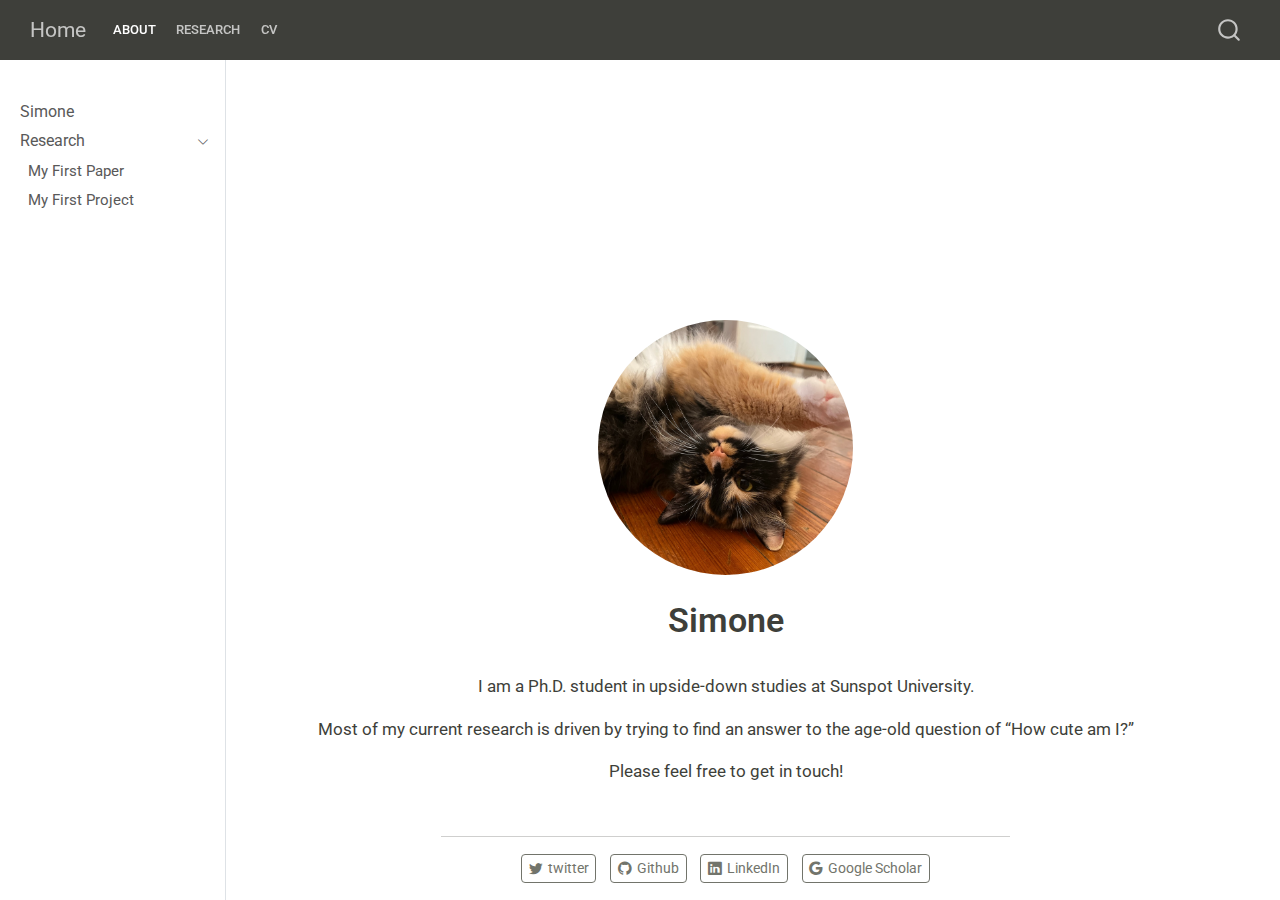
<file: docs/index.html>
<!DOCTYPE html>
<html xmlns="http://www.w3.org/1999/xhtml" lang="en" xml:lang="en"><head>

<meta charset="utf-8">
<meta name="generator" content="quarto-1.4.513">

<meta name="viewport" content="width=device-width, initial-scale=1.0, user-scalable=yes">


<title>Home - Simone</title>
<style>
code{white-space: pre-wrap;}
span.smallcaps{font-variant: small-caps;}
div.columns{display: flex; gap: min(4vw, 1.5em);}
div.column{flex: auto; overflow-x: auto;}
div.hanging-indent{margin-left: 1.5em; text-indent: -1.5em;}
ul.task-list{list-style: none;}
ul.task-list li input[type="checkbox"] {
  width: 0.8em;
  margin: 0 0.8em 0.2em -1em; /* quarto-specific, see https://github.com/quarto-dev/quarto-cli/issues/4556 */ 
  vertical-align: middle;
}
</style>


<script src="site_libs/quarto-nav/quarto-nav.js"></script>
<script src="site_libs/quarto-nav/headroom.min.js"></script>
<script src="site_libs/clipboard/clipboard.min.js"></script>
<script src="site_libs/quarto-search/autocomplete.umd.js"></script>
<script src="site_libs/quarto-search/fuse.min.js"></script>
<script src="site_libs/quarto-search/quarto-search.js"></script>
<meta name="quarto:offset" content="./">
<script src="site_libs/quarto-html/quarto.js"></script>
<script src="site_libs/quarto-html/popper.min.js"></script>
<script src="site_libs/quarto-html/tippy.umd.min.js"></script>
<link href="site_libs/quarto-html/tippy.css" rel="stylesheet">
<link href="site_libs/quarto-html/quarto-syntax-highlighting.css" rel="stylesheet" id="quarto-text-highlighting-styles">
<script src="site_libs/bootstrap/bootstrap.min.js"></script>
<link href="site_libs/bootstrap/bootstrap-icons.css" rel="stylesheet">
<link href="site_libs/bootstrap/bootstrap.min.css" rel="stylesheet" id="quarto-bootstrap" data-mode="light">
<script id="quarto-search-options" type="application/json">{
  "location": "navbar",
  "copy-button": false,
  "collapse-after": 3,
  "panel-placement": "end",
  "type": "overlay",
  "limit": 50,
  "keyboard-shortcut": [
    "f",
    "/",
    "s"
  ],
  "show-item-context": false,
  "language": {
    "search-no-results-text": "No results",
    "search-matching-documents-text": "matching documents",
    "search-copy-link-title": "Copy link to search",
    "search-hide-matches-text": "Hide additional matches",
    "search-more-match-text": "more match in this document",
    "search-more-matches-text": "more matches in this document",
    "search-clear-button-title": "Clear",
    "search-detached-cancel-button-title": "Cancel",
    "search-submit-button-title": "Submit",
    "search-label": "Search"
  }
}</script>


<link rel="stylesheet" href="styles.css">
</head>

<body class="nav-sidebar docked nav-fixed fullcontent">

<div id="quarto-search-results"></div>
  <header id="quarto-header" class="headroom fixed-top">
    <nav class="navbar navbar-expand-lg " data-bs-theme="dark">
      <div class="navbar-container container-fluid">
      <div class="navbar-brand-container mx-auto">
    <a class="navbar-brand" href="./index.html">
    <span class="navbar-title">Home</span>
    </a>
  </div>
            <div id="quarto-search" class="" title="Search"></div>
          <button class="navbar-toggler" type="button" data-bs-toggle="collapse" data-bs-target="#navbarCollapse" aria-controls="navbarCollapse" aria-expanded="false" aria-label="Toggle navigation" onclick="if (window.quartoToggleHeadroom) { window.quartoToggleHeadroom(); }">
  <span class="navbar-toggler-icon"></span>
</button>
          <div class="collapse navbar-collapse" id="navbarCollapse">
            <ul class="navbar-nav navbar-nav-scroll me-auto">
  <li class="nav-item">
    <a class="nav-link active" href="./about.html" aria-current="page"> 
<span class="menu-text">About</span></a>
  </li>  
  <li class="nav-item">
    <a class="nav-link" href="./research/index.html"> 
<span class="menu-text">Research</span></a>
  </li>  
  <li class="nav-item">
    <a class="nav-link" href="./cv.pdf"> 
<span class="menu-text">CV</span></a>
  </li>  
</ul>
          </div> <!-- /navcollapse -->
          <div class="quarto-navbar-tools">
</div>
      </div> <!-- /container-fluid -->
    </nav>
  <nav class="quarto-secondary-nav">
    <div class="container-fluid d-flex">
      <button type="button" class="quarto-btn-toggle btn" data-bs-toggle="collapse" data-bs-target=".quarto-sidebar-collapse-item" aria-controls="quarto-sidebar" aria-expanded="false" aria-label="Toggle sidebar navigation" onclick="if (window.quartoToggleHeadroom) { window.quartoToggleHeadroom(); }">
        <i class="bi bi-layout-text-sidebar-reverse"></i>
      </button>
        <nav class="quarto-page-breadcrumbs" aria-label="breadcrumb"><ol class="breadcrumb"><li class="breadcrumb-item">Simone</li></ol></nav>
        <a class="flex-grow-1" role="button" data-bs-toggle="collapse" data-bs-target=".quarto-sidebar-collapse-item" aria-controls="quarto-sidebar" aria-expanded="false" aria-label="Toggle sidebar navigation" onclick="if (window.quartoToggleHeadroom) { window.quartoToggleHeadroom(); }">      
        </a>
    </div>
  </nav>
</header>
<!-- content -->
<div id="quarto-content" class="quarto-container page-columns page-rows-contents page-layout-article page-navbar">
<!-- sidebar -->
  <nav id="quarto-sidebar" class="sidebar collapse collapse-horizontal quarto-sidebar-collapse-item sidebar-navigation docked overflow-auto">
    <div class="sidebar-menu-container"> 
    <ul class="list-unstyled mt-1">
        <li class="sidebar-item">
  <div class="sidebar-item-container"> 
  <a href="./about.html" class="sidebar-item-text sidebar-link">
 <span class="menu-text">Simone</span></a>
  </div>
</li>
        <li class="sidebar-item sidebar-item-section">
      <div class="sidebar-item-container"> 
            <a href="./research/index.html" class="sidebar-item-text sidebar-link">
 <span class="menu-text">Research</span></a>
          <a class="sidebar-item-toggle text-start" data-bs-toggle="collapse" data-bs-target="#quarto-sidebar-section-1" aria-expanded="true" aria-label="Toggle section">
            <i class="bi bi-chevron-right ms-2"></i>
          </a> 
      </div>
      <ul id="quarto-sidebar-section-1" class="collapse list-unstyled sidebar-section depth1 show">  
          <li class="sidebar-item">
  <div class="sidebar-item-container"> 
  <a href="./research/paper-1.html" class="sidebar-item-text sidebar-link">
 <span class="menu-text">My First Paper</span></a>
  </div>
</li>
          <li class="sidebar-item">
  <div class="sidebar-item-container"> 
  <a href="./research/project-1.html" class="sidebar-item-text sidebar-link">
 <span class="menu-text">My First Project</span></a>
  </div>
</li>
      </ul>
  </li>
    </ul>
    </div>
</nav>
<div id="quarto-sidebar-glass" class="quarto-sidebar-collapse-item" data-bs-toggle="collapse" data-bs-target=".quarto-sidebar-collapse-item"></div>
<!-- margin-sidebar -->
    
<!-- main -->
<div class="quarto-about-jolla">
  <img src="profile.jpg" class="about-image
  round " style="height: 15em; width: 15em;">
 <header id="title-block-header" class="quarto-title-block default">
<div class="quarto-title">
<h1 class="title">Simone</h1>
</div>
<div class="quarto-title-meta">
  </div>
</header><main class="content" id="quarto-document-content">
<p>I am a Ph.D.&nbsp;student in upside-down studies at Sunspot University.</p>
<p>Most of my current research is driven by trying to find an answer to the age-old question of “How cute am I?”</p>
<p>Please feel free to get in touch!</p>


</main> 
  <hr class="about-sep">
   <div class="about-links">
  <a href="https://twitter.com" class="about-link" rel="" target="">
    <i class="bi bi-twitter"></i>
     <span class="about-link-text">twitter</span>
  </a>
  <a href="https://github.com" class="about-link" rel="" target="">
    <i class="bi bi-github"></i>
     <span class="about-link-text">Github</span>
  </a>
  <a href="https://linkedin.com" class="about-link" rel="" target="">
    <i class="bi bi-linkedin"></i>
     <span class="about-link-text">LinkedIn</span>
  </a>
  <a href="https://scholar.google.com" class="about-link" rel="" target="">
    <i class="bi bi-google"></i>
     <span class="about-link-text">Google Scholar</span>
  </a>
</div>
</div>
 <!-- /main -->
<script id="quarto-html-after-body" type="application/javascript">
window.document.addEventListener("DOMContentLoaded", function (event) {
  const toggleBodyColorMode = (bsSheetEl) => {
    const mode = bsSheetEl.getAttribute("data-mode");
    const bodyEl = window.document.querySelector("body");
    if (mode === "dark") {
      bodyEl.classList.add("quarto-dark");
      bodyEl.classList.remove("quarto-light");
    } else {
      bodyEl.classList.add("quarto-light");
      bodyEl.classList.remove("quarto-dark");
    }
  }
  const toggleBodyColorPrimary = () => {
    const bsSheetEl = window.document.querySelector("link#quarto-bootstrap");
    if (bsSheetEl) {
      toggleBodyColorMode(bsSheetEl);
    }
  }
  toggleBodyColorPrimary();  
  const isCodeAnnotation = (el) => {
    for (const clz of el.classList) {
      if (clz.startsWith('code-annotation-')) {                     
        return true;
      }
    }
    return false;
  }
  const clipboard = new window.ClipboardJS('.code-copy-button', {
    text: function(trigger) {
      const codeEl = trigger.previousElementSibling.cloneNode(true);
      for (const childEl of codeEl.children) {
        if (isCodeAnnotation(childEl)) {
          childEl.remove();
        }
      }
      return codeEl.innerText;
    }
  });
  clipboard.on('success', function(e) {
    // button target
    const button = e.trigger;
    // don't keep focus
    button.blur();
    // flash "checked"
    button.classList.add('code-copy-button-checked');
    var currentTitle = button.getAttribute("title");
    button.setAttribute("title", "Copied!");
    let tooltip;
    if (window.bootstrap) {
      button.setAttribute("data-bs-toggle", "tooltip");
      button.setAttribute("data-bs-placement", "left");
      button.setAttribute("data-bs-title", "Copied!");
      tooltip = new bootstrap.Tooltip(button, 
        { trigger: "manual", 
          customClass: "code-copy-button-tooltip",
          offset: [0, -8]});
      tooltip.show();    
    }
    setTimeout(function() {
      if (tooltip) {
        tooltip.hide();
        button.removeAttribute("data-bs-title");
        button.removeAttribute("data-bs-toggle");
        button.removeAttribute("data-bs-placement");
      }
      button.setAttribute("title", currentTitle);
      button.classList.remove('code-copy-button-checked');
    }, 1000);
    // clear code selection
    e.clearSelection();
  });
  function tippyHover(el, contentFn, onTriggerFn, onUntriggerFn) {
    const config = {
      allowHTML: true,
      maxWidth: 500,
      delay: 100,
      arrow: false,
      appendTo: function(el) {
          return el.parentElement;
      },
      interactive: true,
      interactiveBorder: 10,
      theme: 'quarto',
      placement: 'bottom-start',
    };
    if (contentFn) {
      config.content = contentFn;
    }
    if (onTriggerFn) {
      config.onTrigger = onTriggerFn;
    }
    if (onUntriggerFn) {
      config.onUntrigger = onUntriggerFn;
    }
    window.tippy(el, config); 
  }
  const noterefs = window.document.querySelectorAll('a[role="doc-noteref"]');
  for (var i=0; i<noterefs.length; i++) {
    const ref = noterefs[i];
    tippyHover(ref, function() {
      // use id or data attribute instead here
      let href = ref.getAttribute('data-footnote-href') || ref.getAttribute('href');
      try { href = new URL(href).hash; } catch {}
      const id = href.replace(/^#\/?/, "");
      const note = window.document.getElementById(id);
      return note.innerHTML;
    });
  }
  const xrefs = window.document.querySelectorAll('a.quarto-xref');
  const processXRef = (id, note) => {
    // Strip column container classes
    const stripColumnClz = (el) => {
      el.classList.remove("page-full", "page-columns");
      if (el.children) {
        for (const child of el.children) {
          stripColumnClz(child);
        }
      }
    }
    stripColumnClz(note)
    const typesetMath = (el) => {
      if (window.MathJax) {
        // MathJax Typeset
        window.MathJax.typeset([el]);
      } else if (window.katex) {
        // KaTeX Render
        var mathElements = el.getElementsByClassName("math");
        var macros = [];
        for (var i = 0; i < mathElements.length; i++) {
          var texText = mathElements[i].firstChild;
          if (mathElements[i].tagName == "SPAN") {
            window.katex.render(texText.data, mathElements[i], {
              displayMode: mathElements[i].classList.contains('display'),
              throwOnError: false,
              macros: macros,
              fleqn: false
            });
          }
        }
      }
    }
    if (id === null || id.startsWith('sec-')) {
      // Special case sections, only their first couple elements
      const container = document.createElement("div");
      if (note.children && note.children.length > 2) {
        container.appendChild(note.children[0].cloneNode(true));
        for (let i = 1; i < note.children.length; i++) {
          const child = note.children[i];
          if (child.tagName === "P" && child.innerText === "") {
            continue;
          } else {
            container.appendChild(child.cloneNode(true));
            break;
          }
        }
        typesetMath(container);
        return container.innerHTML
      } else {
        typesetMath(note);
        return note.innerHTML;
      }
    } else {
      // Remove any anchor links if they are present
      const anchorLink = note.querySelector('a.anchorjs-link');
      if (anchorLink) {
        anchorLink.remove();
      }
      typesetMath(note);
      return note.innerHTML;
    }
  }
  for (var i=0; i<xrefs.length; i++) {
    const xref = xrefs[i];
    tippyHover(xref, undefined, function(instance) {
      instance.disable();
      let url = xref.getAttribute('href');
      let hash = undefined; 
      if (url.startsWith('#')) {
        hash = url;
      } else {
        try { hash = new URL(url).hash; } catch {}
      }
      if (hash) {
        const id = hash.replace(/^#\/?/, "");
        const note = window.document.getElementById(id);
        if (note !== null) {
          try {
            const html = processXRef(id, note.cloneNode(true));
            instance.setContent(html);
          } finally {
            instance.enable();
            instance.show();
          }
        } else {
          // See if we can fetch this
          fetch(url.split('#')[0])
          .then(res => res.text())
          .then(html => {
            const parser = new DOMParser();
            const htmlDoc = parser.parseFromString(html, "text/html");
            const note = htmlDoc.getElementById(id);
            if (note !== null) {
              const html = processXRef(id, note);
              instance.setContent(html);
            } 
          }).finally(() => {
            instance.enable();
            instance.show();
          });
        }
      } else {
        // See if we can fetch a full url (with no hash to target)
        // This is a special case and we should probably do some content thinning / targeting
        fetch(url)
        .then(res => res.text())
        .then(html => {
          const parser = new DOMParser();
          const htmlDoc = parser.parseFromString(html, "text/html");
          const note = htmlDoc.querySelector('main.content');
          if (note !== null) {
            // This should only happen for chapter cross references
            // (since there is no id in the URL)
            // remove the first header
            if (note.children.length > 0 && note.children[0].tagName === "HEADER") {
              note.children[0].remove();
            }
            const html = processXRef(null, note);
            instance.setContent(html);
          } 
        }).finally(() => {
          instance.enable();
          instance.show();
        });
      }
    }, function(instance) {
    });
  }
      let selectedAnnoteEl;
      const selectorForAnnotation = ( cell, annotation) => {
        let cellAttr = 'data-code-cell="' + cell + '"';
        let lineAttr = 'data-code-annotation="' +  annotation + '"';
        const selector = 'span[' + cellAttr + '][' + lineAttr + ']';
        return selector;
      }
      const selectCodeLines = (annoteEl) => {
        const doc = window.document;
        const targetCell = annoteEl.getAttribute("data-target-cell");
        const targetAnnotation = annoteEl.getAttribute("data-target-annotation");
        const annoteSpan = window.document.querySelector(selectorForAnnotation(targetCell, targetAnnotation));
        const lines = annoteSpan.getAttribute("data-code-lines").split(",");
        const lineIds = lines.map((line) => {
          return targetCell + "-" + line;
        })
        let top = null;
        let height = null;
        let parent = null;
        if (lineIds.length > 0) {
            //compute the position of the single el (top and bottom and make a div)
            const el = window.document.getElementById(lineIds[0]);
            top = el.offsetTop;
            height = el.offsetHeight;
            parent = el.parentElement.parentElement;
          if (lineIds.length > 1) {
            const lastEl = window.document.getElementById(lineIds[lineIds.length - 1]);
            const bottom = lastEl.offsetTop + lastEl.offsetHeight;
            height = bottom - top;
          }
          if (top !== null && height !== null && parent !== null) {
            // cook up a div (if necessary) and position it 
            let div = window.document.getElementById("code-annotation-line-highlight");
            if (div === null) {
              div = window.document.createElement("div");
              div.setAttribute("id", "code-annotation-line-highlight");
              div.style.position = 'absolute';
              parent.appendChild(div);
            }
            div.style.top = top - 2 + "px";
            div.style.height = height + 4 + "px";
            div.style.left = 0;
            let gutterDiv = window.document.getElementById("code-annotation-line-highlight-gutter");
            if (gutterDiv === null) {
              gutterDiv = window.document.createElement("div");
              gutterDiv.setAttribute("id", "code-annotation-line-highlight-gutter");
              gutterDiv.style.position = 'absolute';
              const codeCell = window.document.getElementById(targetCell);
              const gutter = codeCell.querySelector('.code-annotation-gutter');
              gutter.appendChild(gutterDiv);
            }
            gutterDiv.style.top = top - 2 + "px";
            gutterDiv.style.height = height + 4 + "px";
          }
          selectedAnnoteEl = annoteEl;
        }
      };
      const unselectCodeLines = () => {
        const elementsIds = ["code-annotation-line-highlight", "code-annotation-line-highlight-gutter"];
        elementsIds.forEach((elId) => {
          const div = window.document.getElementById(elId);
          if (div) {
            div.remove();
          }
        });
        selectedAnnoteEl = undefined;
      };
        // Handle positioning of the toggle
    window.addEventListener(
      "resize",
      throttle(() => {
        elRect = undefined;
        if (selectedAnnoteEl) {
          selectCodeLines(selectedAnnoteEl);
        }
      }, 10)
    );
    function throttle(fn, ms) {
    let throttle = false;
    let timer;
      return (...args) => {
        if(!throttle) { // first call gets through
            fn.apply(this, args);
            throttle = true;
        } else { // all the others get throttled
            if(timer) clearTimeout(timer); // cancel #2
            timer = setTimeout(() => {
              fn.apply(this, args);
              timer = throttle = false;
            }, ms);
        }
      };
    }
      // Attach click handler to the DT
      const annoteDls = window.document.querySelectorAll('dt[data-target-cell]');
      for (const annoteDlNode of annoteDls) {
        annoteDlNode.addEventListener('click', (event) => {
          const clickedEl = event.target;
          if (clickedEl !== selectedAnnoteEl) {
            unselectCodeLines();
            const activeEl = window.document.querySelector('dt[data-target-cell].code-annotation-active');
            if (activeEl) {
              activeEl.classList.remove('code-annotation-active');
            }
            selectCodeLines(clickedEl);
            clickedEl.classList.add('code-annotation-active');
          } else {
            // Unselect the line
            unselectCodeLines();
            clickedEl.classList.remove('code-annotation-active');
          }
        });
      }
  const findCites = (el) => {
    const parentEl = el.parentElement;
    if (parentEl) {
      const cites = parentEl.dataset.cites;
      if (cites) {
        return {
          el,
          cites: cites.split(' ')
        };
      } else {
        return findCites(el.parentElement)
      }
    } else {
      return undefined;
    }
  };
  var bibliorefs = window.document.querySelectorAll('a[role="doc-biblioref"]');
  for (var i=0; i<bibliorefs.length; i++) {
    const ref = bibliorefs[i];
    const citeInfo = findCites(ref);
    if (citeInfo) {
      tippyHover(citeInfo.el, function() {
        var popup = window.document.createElement('div');
        citeInfo.cites.forEach(function(cite) {
          var citeDiv = window.document.createElement('div');
          citeDiv.classList.add('hanging-indent');
          citeDiv.classList.add('csl-entry');
          var biblioDiv = window.document.getElementById('ref-' + cite);
          if (biblioDiv) {
            citeDiv.innerHTML = biblioDiv.innerHTML;
          }
          popup.appendChild(citeDiv);
        });
        return popup.innerHTML;
      });
    }
  }
});
</script>
</div> <!-- /content -->




</body></html>
</file>
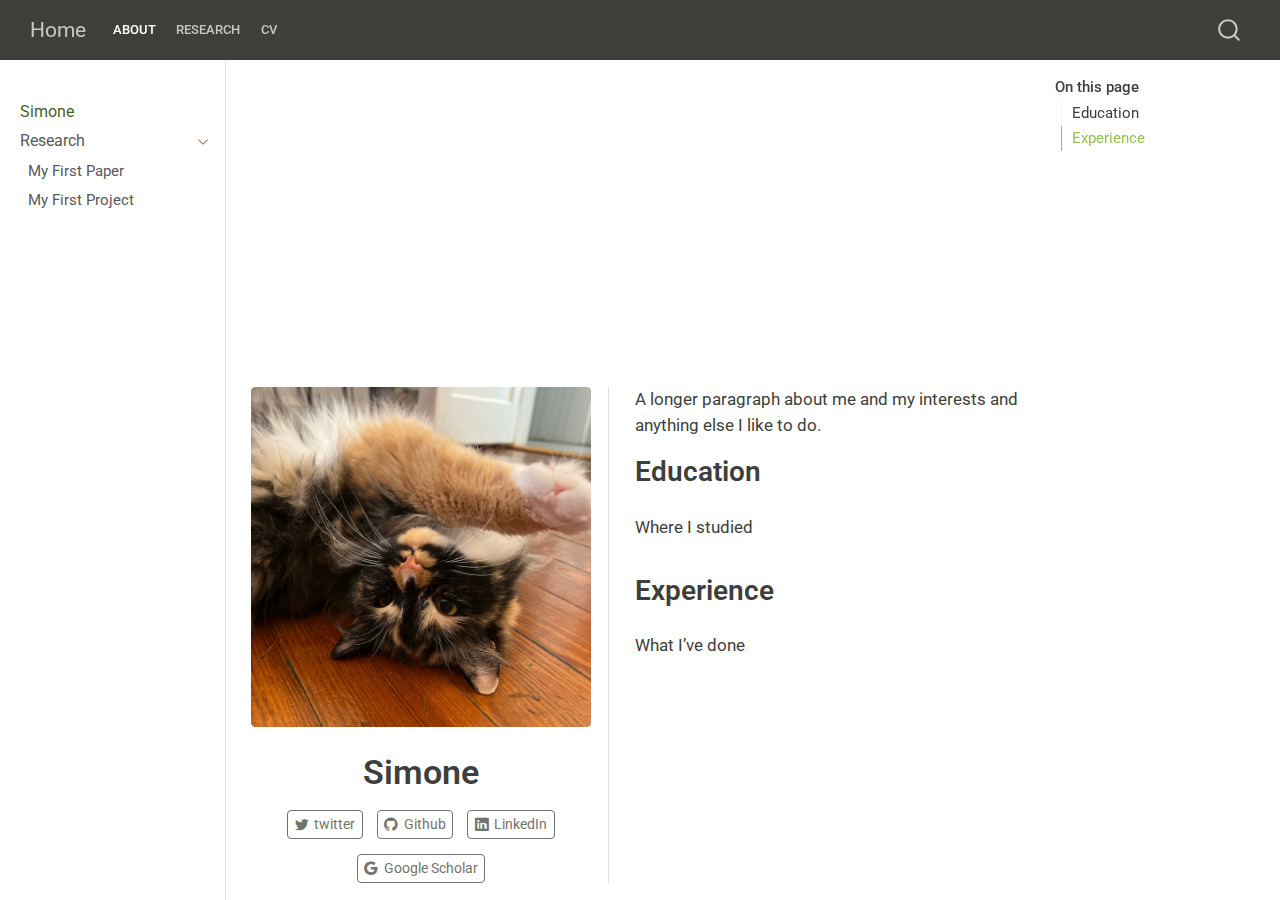
<file: docs/about.html>
<!DOCTYPE html>
<html xmlns="http://www.w3.org/1999/xhtml" lang="en" xml:lang="en"><head>

<meta charset="utf-8">
<meta name="generator" content="quarto-1.4.513">

<meta name="viewport" content="width=device-width, initial-scale=1.0, user-scalable=yes">


<title>Home - Simone</title>
<style>
code{white-space: pre-wrap;}
span.smallcaps{font-variant: small-caps;}
div.columns{display: flex; gap: min(4vw, 1.5em);}
div.column{flex: auto; overflow-x: auto;}
div.hanging-indent{margin-left: 1.5em; text-indent: -1.5em;}
ul.task-list{list-style: none;}
ul.task-list li input[type="checkbox"] {
  width: 0.8em;
  margin: 0 0.8em 0.2em -1em; /* quarto-specific, see https://github.com/quarto-dev/quarto-cli/issues/4556 */ 
  vertical-align: middle;
}
</style>


<script src="site_libs/quarto-nav/quarto-nav.js"></script>
<script src="site_libs/quarto-nav/headroom.min.js"></script>
<script src="site_libs/clipboard/clipboard.min.js"></script>
<script src="site_libs/quarto-search/autocomplete.umd.js"></script>
<script src="site_libs/quarto-search/fuse.min.js"></script>
<script src="site_libs/quarto-search/quarto-search.js"></script>
<meta name="quarto:offset" content="./">
<script src="site_libs/quarto-html/quarto.js"></script>
<script src="site_libs/quarto-html/popper.min.js"></script>
<script src="site_libs/quarto-html/tippy.umd.min.js"></script>
<link href="site_libs/quarto-html/tippy.css" rel="stylesheet">
<link href="site_libs/quarto-html/quarto-syntax-highlighting.css" rel="stylesheet" id="quarto-text-highlighting-styles">
<script src="site_libs/bootstrap/bootstrap.min.js"></script>
<link href="site_libs/bootstrap/bootstrap-icons.css" rel="stylesheet">
<link href="site_libs/bootstrap/bootstrap.min.css" rel="stylesheet" id="quarto-bootstrap" data-mode="light">
<script id="quarto-search-options" type="application/json">{
  "location": "navbar",
  "copy-button": false,
  "collapse-after": 3,
  "panel-placement": "end",
  "type": "overlay",
  "limit": 50,
  "keyboard-shortcut": [
    "f",
    "/",
    "s"
  ],
  "show-item-context": false,
  "language": {
    "search-no-results-text": "No results",
    "search-matching-documents-text": "matching documents",
    "search-copy-link-title": "Copy link to search",
    "search-hide-matches-text": "Hide additional matches",
    "search-more-match-text": "more match in this document",
    "search-more-matches-text": "more matches in this document",
    "search-clear-button-title": "Clear",
    "search-detached-cancel-button-title": "Cancel",
    "search-submit-button-title": "Submit",
    "search-label": "Search"
  }
}</script>


<link rel="stylesheet" href="styles.css">
</head>

<body class="nav-sidebar docked nav-fixed">

<div id="quarto-search-results"></div>
  <header id="quarto-header" class="headroom fixed-top">
    <nav class="navbar navbar-expand-lg " data-bs-theme="dark">
      <div class="navbar-container container-fluid">
      <div class="navbar-brand-container mx-auto">
    <a class="navbar-brand" href="./index.html">
    <span class="navbar-title">Home</span>
    </a>
  </div>
            <div id="quarto-search" class="" title="Search"></div>
          <button class="navbar-toggler" type="button" data-bs-toggle="collapse" data-bs-target="#navbarCollapse" aria-controls="navbarCollapse" aria-expanded="false" aria-label="Toggle navigation" onclick="if (window.quartoToggleHeadroom) { window.quartoToggleHeadroom(); }">
  <span class="navbar-toggler-icon"></span>
</button>
          <div class="collapse navbar-collapse" id="navbarCollapse">
            <ul class="navbar-nav navbar-nav-scroll me-auto">
  <li class="nav-item">
    <a class="nav-link active" href="./about.html" aria-current="page"> 
<span class="menu-text">About</span></a>
  </li>  
  <li class="nav-item">
    <a class="nav-link" href="./research/index.html"> 
<span class="menu-text">Research</span></a>
  </li>  
  <li class="nav-item">
    <a class="nav-link" href="./cv.pdf"> 
<span class="menu-text">CV</span></a>
  </li>  
</ul>
          </div> <!-- /navcollapse -->
          <div class="quarto-navbar-tools">
</div>
      </div> <!-- /container-fluid -->
    </nav>
  <nav class="quarto-secondary-nav">
    <div class="container-fluid d-flex">
      <button type="button" class="quarto-btn-toggle btn" data-bs-toggle="collapse" data-bs-target=".quarto-sidebar-collapse-item" aria-controls="quarto-sidebar" aria-expanded="false" aria-label="Toggle sidebar navigation" onclick="if (window.quartoToggleHeadroom) { window.quartoToggleHeadroom(); }">
        <i class="bi bi-layout-text-sidebar-reverse"></i>
      </button>
        <nav class="quarto-page-breadcrumbs" aria-label="breadcrumb"><ol class="breadcrumb"><li class="breadcrumb-item"><a href="./about.html">Simone</a></li></ol></nav>
        <a class="flex-grow-1" role="button" data-bs-toggle="collapse" data-bs-target=".quarto-sidebar-collapse-item" aria-controls="quarto-sidebar" aria-expanded="false" aria-label="Toggle sidebar navigation" onclick="if (window.quartoToggleHeadroom) { window.quartoToggleHeadroom(); }">      
        </a>
    </div>
  </nav>
</header>
<!-- content -->
<div id="quarto-content" class="quarto-container page-columns page-rows-contents page-layout-article page-navbar">
<!-- sidebar -->
  <nav id="quarto-sidebar" class="sidebar collapse collapse-horizontal quarto-sidebar-collapse-item sidebar-navigation docked overflow-auto">
    <div class="sidebar-menu-container"> 
    <ul class="list-unstyled mt-1">
        <li class="sidebar-item">
  <div class="sidebar-item-container"> 
  <a href="./about.html" class="sidebar-item-text sidebar-link active">
 <span class="menu-text">Simone</span></a>
  </div>
</li>
        <li class="sidebar-item sidebar-item-section">
      <div class="sidebar-item-container"> 
            <a href="./research/index.html" class="sidebar-item-text sidebar-link">
 <span class="menu-text">Research</span></a>
          <a class="sidebar-item-toggle text-start" data-bs-toggle="collapse" data-bs-target="#quarto-sidebar-section-1" aria-expanded="true" aria-label="Toggle section">
            <i class="bi bi-chevron-right ms-2"></i>
          </a> 
      </div>
      <ul id="quarto-sidebar-section-1" class="collapse list-unstyled sidebar-section depth1 show">  
          <li class="sidebar-item">
  <div class="sidebar-item-container"> 
  <a href="./research/paper-1.html" class="sidebar-item-text sidebar-link">
 <span class="menu-text">My First Paper</span></a>
  </div>
</li>
          <li class="sidebar-item">
  <div class="sidebar-item-container"> 
  <a href="./research/project-1.html" class="sidebar-item-text sidebar-link">
 <span class="menu-text">My First Project</span></a>
  </div>
</li>
      </ul>
  </li>
    </ul>
    </div>
</nav>
<div id="quarto-sidebar-glass" class="quarto-sidebar-collapse-item" data-bs-toggle="collapse" data-bs-target=".quarto-sidebar-collapse-item"></div>
<!-- margin-sidebar -->
    <div id="quarto-margin-sidebar" class="sidebar margin-sidebar">
        <nav id="TOC" role="doc-toc" class="toc-active">
    <h2 id="toc-title">On this page</h2>
  <ul>
  <li><a href="#education" id="toc-education" class="nav-link active" data-scroll-target="#education">Education</a></li>
  <li><a href="#experience" id="toc-experience" class="nav-link" data-scroll-target="#experience">Experience</a></li>
  </ul>
</nav>
    </div>
<!-- main -->
<div class="quarto-about-trestles">
  <div class="about-entity">
    <img src="profile.jpg" class="about-image
  rounded " style="width: 20em;">
<header id="title-block-header" class="quarto-title-block default">
<div class="quarto-title">
<h1 class="title">Simone</h1>
</div>
<div class="quarto-title-meta">
  </div>
</header>
    <div class="about-links">
  <a href="https://twitter.com" class="about-link" rel="" target="">
    <i class="bi bi-twitter"></i>
     <span class="about-link-text">twitter</span>
  </a>
  <a href="https://github.com" class="about-link" rel="" target="">
    <i class="bi bi-github"></i>
     <span class="about-link-text">Github</span>
  </a>
  <a href="https://linkedin.com" class="about-link" rel="" target="">
    <i class="bi bi-linkedin"></i>
     <span class="about-link-text">LinkedIn</span>
  </a>
  <a href="https://scholar.google.com" class="about-link" rel="" target="">
    <i class="bi bi-google"></i>
     <span class="about-link-text">Google Scholar</span>
  </a>
</div>
  </div>
  <div class="about-contents"><main class="content" id="quarto-document-content">

<p>A longer paragraph about me and my interests and anything else I like to do.</p>
<section id="education" class="level2">
<h2 data-anchor-id="education">Education</h2>
<p>Where I studied</p>
</section>
<section id="experience" class="level2">
<h2 data-anchor-id="experience">Experience</h2>
<p>What I’ve done</p>


</section>
</main></div>
</div>
 <!-- /main -->
<script id="quarto-html-after-body" type="application/javascript">
window.document.addEventListener("DOMContentLoaded", function (event) {
  const toggleBodyColorMode = (bsSheetEl) => {
    const mode = bsSheetEl.getAttribute("data-mode");
    const bodyEl = window.document.querySelector("body");
    if (mode === "dark") {
      bodyEl.classList.add("quarto-dark");
      bodyEl.classList.remove("quarto-light");
    } else {
      bodyEl.classList.add("quarto-light");
      bodyEl.classList.remove("quarto-dark");
    }
  }
  const toggleBodyColorPrimary = () => {
    const bsSheetEl = window.document.querySelector("link#quarto-bootstrap");
    if (bsSheetEl) {
      toggleBodyColorMode(bsSheetEl);
    }
  }
  toggleBodyColorPrimary();  
  const isCodeAnnotation = (el) => {
    for (const clz of el.classList) {
      if (clz.startsWith('code-annotation-')) {                     
        return true;
      }
    }
    return false;
  }
  const clipboard = new window.ClipboardJS('.code-copy-button', {
    text: function(trigger) {
      const codeEl = trigger.previousElementSibling.cloneNode(true);
      for (const childEl of codeEl.children) {
        if (isCodeAnnotation(childEl)) {
          childEl.remove();
        }
      }
      return codeEl.innerText;
    }
  });
  clipboard.on('success', function(e) {
    // button target
    const button = e.trigger;
    // don't keep focus
    button.blur();
    // flash "checked"
    button.classList.add('code-copy-button-checked');
    var currentTitle = button.getAttribute("title");
    button.setAttribute("title", "Copied!");
    let tooltip;
    if (window.bootstrap) {
      button.setAttribute("data-bs-toggle", "tooltip");
      button.setAttribute("data-bs-placement", "left");
      button.setAttribute("data-bs-title", "Copied!");
      tooltip = new bootstrap.Tooltip(button, 
        { trigger: "manual", 
          customClass: "code-copy-button-tooltip",
          offset: [0, -8]});
      tooltip.show();    
    }
    setTimeout(function() {
      if (tooltip) {
        tooltip.hide();
        button.removeAttribute("data-bs-title");
        button.removeAttribute("data-bs-toggle");
        button.removeAttribute("data-bs-placement");
      }
      button.setAttribute("title", currentTitle);
      button.classList.remove('code-copy-button-checked');
    }, 1000);
    // clear code selection
    e.clearSelection();
  });
  function tippyHover(el, contentFn, onTriggerFn, onUntriggerFn) {
    const config = {
      allowHTML: true,
      maxWidth: 500,
      delay: 100,
      arrow: false,
      appendTo: function(el) {
          return el.parentElement;
      },
      interactive: true,
      interactiveBorder: 10,
      theme: 'quarto',
      placement: 'bottom-start',
    };
    if (contentFn) {
      config.content = contentFn;
    }
    if (onTriggerFn) {
      config.onTrigger = onTriggerFn;
    }
    if (onUntriggerFn) {
      config.onUntrigger = onUntriggerFn;
    }
    window.tippy(el, config); 
  }
  const noterefs = window.document.querySelectorAll('a[role="doc-noteref"]');
  for (var i=0; i<noterefs.length; i++) {
    const ref = noterefs[i];
    tippyHover(ref, function() {
      // use id or data attribute instead here
      let href = ref.getAttribute('data-footnote-href') || ref.getAttribute('href');
      try { href = new URL(href).hash; } catch {}
      const id = href.replace(/^#\/?/, "");
      const note = window.document.getElementById(id);
      return note.innerHTML;
    });
  }
  const xrefs = window.document.querySelectorAll('a.quarto-xref');
  const processXRef = (id, note) => {
    // Strip column container classes
    const stripColumnClz = (el) => {
      el.classList.remove("page-full", "page-columns");
      if (el.children) {
        for (const child of el.children) {
          stripColumnClz(child);
        }
      }
    }
    stripColumnClz(note)
    const typesetMath = (el) => {
      if (window.MathJax) {
        // MathJax Typeset
        window.MathJax.typeset([el]);
      } else if (window.katex) {
        // KaTeX Render
        var mathElements = el.getElementsByClassName("math");
        var macros = [];
        for (var i = 0; i < mathElements.length; i++) {
          var texText = mathElements[i].firstChild;
          if (mathElements[i].tagName == "SPAN") {
            window.katex.render(texText.data, mathElements[i], {
              displayMode: mathElements[i].classList.contains('display'),
              throwOnError: false,
              macros: macros,
              fleqn: false
            });
          }
        }
      }
    }
    if (id === null || id.startsWith('sec-')) {
      // Special case sections, only their first couple elements
      const container = document.createElement("div");
      if (note.children && note.children.length > 2) {
        container.appendChild(note.children[0].cloneNode(true));
        for (let i = 1; i < note.children.length; i++) {
          const child = note.children[i];
          if (child.tagName === "P" && child.innerText === "") {
            continue;
          } else {
            container.appendChild(child.cloneNode(true));
            break;
          }
        }
        typesetMath(container);
        return container.innerHTML
      } else {
        typesetMath(note);
        return note.innerHTML;
      }
    } else {
      // Remove any anchor links if they are present
      const anchorLink = note.querySelector('a.anchorjs-link');
      if (anchorLink) {
        anchorLink.remove();
      }
      typesetMath(note);
      return note.innerHTML;
    }
  }
  for (var i=0; i<xrefs.length; i++) {
    const xref = xrefs[i];
    tippyHover(xref, undefined, function(instance) {
      instance.disable();
      let url = xref.getAttribute('href');
      let hash = undefined; 
      if (url.startsWith('#')) {
        hash = url;
      } else {
        try { hash = new URL(url).hash; } catch {}
      }
      if (hash) {
        const id = hash.replace(/^#\/?/, "");
        const note = window.document.getElementById(id);
        if (note !== null) {
          try {
            const html = processXRef(id, note.cloneNode(true));
            instance.setContent(html);
          } finally {
            instance.enable();
            instance.show();
          }
        } else {
          // See if we can fetch this
          fetch(url.split('#')[0])
          .then(res => res.text())
          .then(html => {
            const parser = new DOMParser();
            const htmlDoc = parser.parseFromString(html, "text/html");
            const note = htmlDoc.getElementById(id);
            if (note !== null) {
              const html = processXRef(id, note);
              instance.setContent(html);
            } 
          }).finally(() => {
            instance.enable();
            instance.show();
          });
        }
      } else {
        // See if we can fetch a full url (with no hash to target)
        // This is a special case and we should probably do some content thinning / targeting
        fetch(url)
        .then(res => res.text())
        .then(html => {
          const parser = new DOMParser();
          const htmlDoc = parser.parseFromString(html, "text/html");
          const note = htmlDoc.querySelector('main.content');
          if (note !== null) {
            // This should only happen for chapter cross references
            // (since there is no id in the URL)
            // remove the first header
            if (note.children.length > 0 && note.children[0].tagName === "HEADER") {
              note.children[0].remove();
            }
            const html = processXRef(null, note);
            instance.setContent(html);
          } 
        }).finally(() => {
          instance.enable();
          instance.show();
        });
      }
    }, function(instance) {
    });
  }
      let selectedAnnoteEl;
      const selectorForAnnotation = ( cell, annotation) => {
        let cellAttr = 'data-code-cell="' + cell + '"';
        let lineAttr = 'data-code-annotation="' +  annotation + '"';
        const selector = 'span[' + cellAttr + '][' + lineAttr + ']';
        return selector;
      }
      const selectCodeLines = (annoteEl) => {
        const doc = window.document;
        const targetCell = annoteEl.getAttribute("data-target-cell");
        const targetAnnotation = annoteEl.getAttribute("data-target-annotation");
        const annoteSpan = window.document.querySelector(selectorForAnnotation(targetCell, targetAnnotation));
        const lines = annoteSpan.getAttribute("data-code-lines").split(",");
        const lineIds = lines.map((line) => {
          return targetCell + "-" + line;
        })
        let top = null;
        let height = null;
        let parent = null;
        if (lineIds.length > 0) {
            //compute the position of the single el (top and bottom and make a div)
            const el = window.document.getElementById(lineIds[0]);
            top = el.offsetTop;
            height = el.offsetHeight;
            parent = el.parentElement.parentElement;
          if (lineIds.length > 1) {
            const lastEl = window.document.getElementById(lineIds[lineIds.length - 1]);
            const bottom = lastEl.offsetTop + lastEl.offsetHeight;
            height = bottom - top;
          }
          if (top !== null && height !== null && parent !== null) {
            // cook up a div (if necessary) and position it 
            let div = window.document.getElementById("code-annotation-line-highlight");
            if (div === null) {
              div = window.document.createElement("div");
              div.setAttribute("id", "code-annotation-line-highlight");
              div.style.position = 'absolute';
              parent.appendChild(div);
            }
            div.style.top = top - 2 + "px";
            div.style.height = height + 4 + "px";
            div.style.left = 0;
            let gutterDiv = window.document.getElementById("code-annotation-line-highlight-gutter");
            if (gutterDiv === null) {
              gutterDiv = window.document.createElement("div");
              gutterDiv.setAttribute("id", "code-annotation-line-highlight-gutter");
              gutterDiv.style.position = 'absolute';
              const codeCell = window.document.getElementById(targetCell);
              const gutter = codeCell.querySelector('.code-annotation-gutter');
              gutter.appendChild(gutterDiv);
            }
            gutterDiv.style.top = top - 2 + "px";
            gutterDiv.style.height = height + 4 + "px";
          }
          selectedAnnoteEl = annoteEl;
        }
      };
      const unselectCodeLines = () => {
        const elementsIds = ["code-annotation-line-highlight", "code-annotation-line-highlight-gutter"];
        elementsIds.forEach((elId) => {
          const div = window.document.getElementById(elId);
          if (div) {
            div.remove();
          }
        });
        selectedAnnoteEl = undefined;
      };
        // Handle positioning of the toggle
    window.addEventListener(
      "resize",
      throttle(() => {
        elRect = undefined;
        if (selectedAnnoteEl) {
          selectCodeLines(selectedAnnoteEl);
        }
      }, 10)
    );
    function throttle(fn, ms) {
    let throttle = false;
    let timer;
      return (...args) => {
        if(!throttle) { // first call gets through
            fn.apply(this, args);
            throttle = true;
        } else { // all the others get throttled
            if(timer) clearTimeout(timer); // cancel #2
            timer = setTimeout(() => {
              fn.apply(this, args);
              timer = throttle = false;
            }, ms);
        }
      };
    }
      // Attach click handler to the DT
      const annoteDls = window.document.querySelectorAll('dt[data-target-cell]');
      for (const annoteDlNode of annoteDls) {
        annoteDlNode.addEventListener('click', (event) => {
          const clickedEl = event.target;
          if (clickedEl !== selectedAnnoteEl) {
            unselectCodeLines();
            const activeEl = window.document.querySelector('dt[data-target-cell].code-annotation-active');
            if (activeEl) {
              activeEl.classList.remove('code-annotation-active');
            }
            selectCodeLines(clickedEl);
            clickedEl.classList.add('code-annotation-active');
          } else {
            // Unselect the line
            unselectCodeLines();
            clickedEl.classList.remove('code-annotation-active');
          }
        });
      }
  const findCites = (el) => {
    const parentEl = el.parentElement;
    if (parentEl) {
      const cites = parentEl.dataset.cites;
      if (cites) {
        return {
          el,
          cites: cites.split(' ')
        };
      } else {
        return findCites(el.parentElement)
      }
    } else {
      return undefined;
    }
  };
  var bibliorefs = window.document.querySelectorAll('a[role="doc-biblioref"]');
  for (var i=0; i<bibliorefs.length; i++) {
    const ref = bibliorefs[i];
    const citeInfo = findCites(ref);
    if (citeInfo) {
      tippyHover(citeInfo.el, function() {
        var popup = window.document.createElement('div');
        citeInfo.cites.forEach(function(cite) {
          var citeDiv = window.document.createElement('div');
          citeDiv.classList.add('hanging-indent');
          citeDiv.classList.add('csl-entry');
          var biblioDiv = window.document.getElementById('ref-' + cite);
          if (biblioDiv) {
            citeDiv.innerHTML = biblioDiv.innerHTML;
          }
          popup.appendChild(citeDiv);
        });
        return popup.innerHTML;
      });
    }
  }
});
</script>
</div> <!-- /content -->




</body></html>
</file>
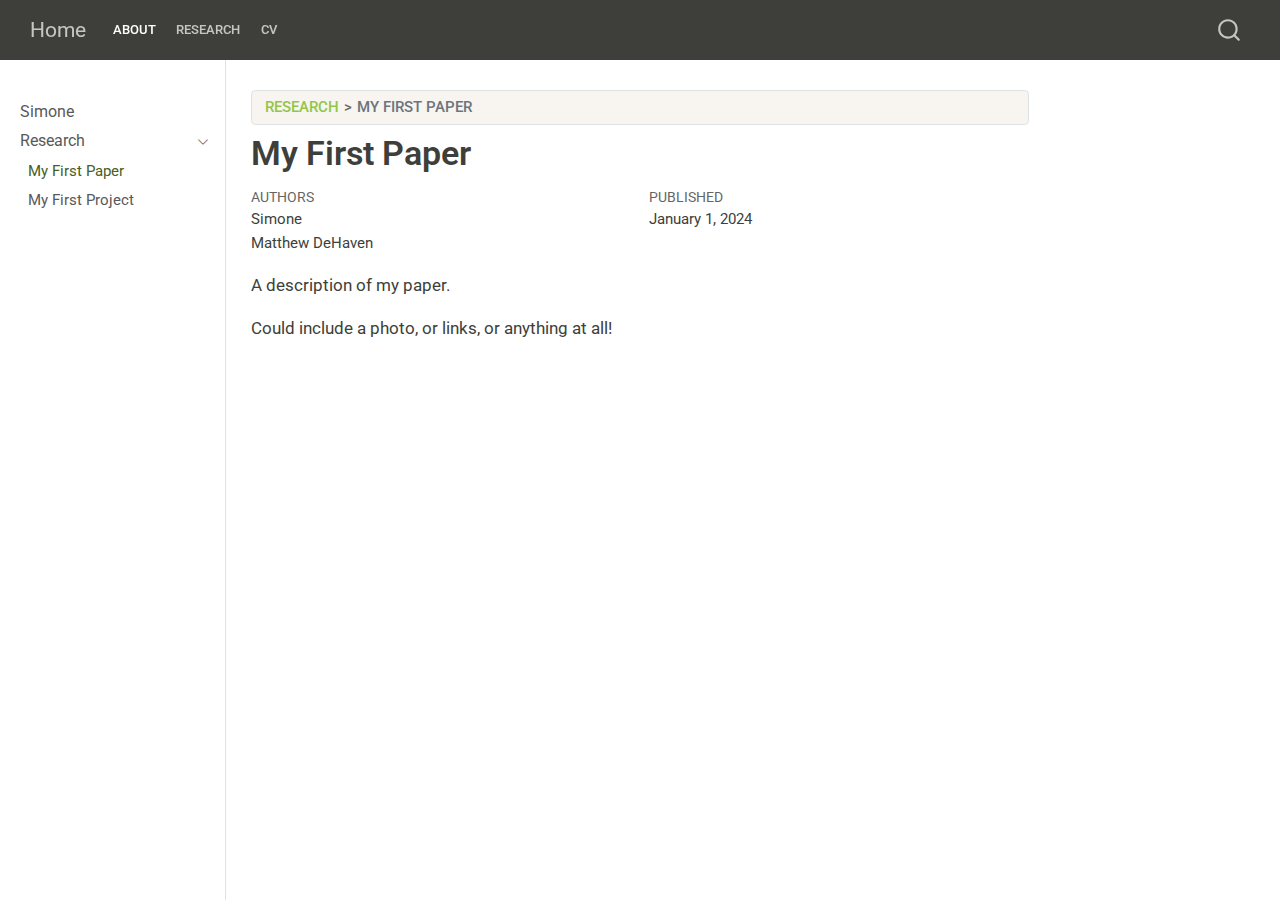
<file: docs/research/paper-1.html>
<!DOCTYPE html>
<html xmlns="http://www.w3.org/1999/xhtml" lang="en" xml:lang="en"><head>

<meta charset="utf-8">
<meta name="generator" content="quarto-1.4.513">

<meta name="viewport" content="width=device-width, initial-scale=1.0, user-scalable=yes">

<meta name="author" content="Simone">
<meta name="author" content="Matthew DeHaven">
<meta name="dcterms.date" content="2024-01-01">

<title>Home - My First Paper</title>
<style>
code{white-space: pre-wrap;}
span.smallcaps{font-variant: small-caps;}
div.columns{display: flex; gap: min(4vw, 1.5em);}
div.column{flex: auto; overflow-x: auto;}
div.hanging-indent{margin-left: 1.5em; text-indent: -1.5em;}
ul.task-list{list-style: none;}
ul.task-list li input[type="checkbox"] {
  width: 0.8em;
  margin: 0 0.8em 0.2em -1em; /* quarto-specific, see https://github.com/quarto-dev/quarto-cli/issues/4556 */ 
  vertical-align: middle;
}
</style>


<script src="../site_libs/quarto-nav/quarto-nav.js"></script>
<script src="../site_libs/quarto-nav/headroom.min.js"></script>
<script src="../site_libs/clipboard/clipboard.min.js"></script>
<script src="../site_libs/quarto-search/autocomplete.umd.js"></script>
<script src="../site_libs/quarto-search/fuse.min.js"></script>
<script src="../site_libs/quarto-search/quarto-search.js"></script>
<meta name="quarto:offset" content="../">
<script src="../site_libs/quarto-html/quarto.js"></script>
<script src="../site_libs/quarto-html/popper.min.js"></script>
<script src="../site_libs/quarto-html/tippy.umd.min.js"></script>
<script src="../site_libs/quarto-html/anchor.min.js"></script>
<link href="../site_libs/quarto-html/tippy.css" rel="stylesheet">
<link href="../site_libs/quarto-html/quarto-syntax-highlighting.css" rel="stylesheet" id="quarto-text-highlighting-styles">
<script src="../site_libs/bootstrap/bootstrap.min.js"></script>
<link href="../site_libs/bootstrap/bootstrap-icons.css" rel="stylesheet">
<link href="../site_libs/bootstrap/bootstrap.min.css" rel="stylesheet" id="quarto-bootstrap" data-mode="light">
<script id="quarto-search-options" type="application/json">{
  "location": "navbar",
  "copy-button": false,
  "collapse-after": 3,
  "panel-placement": "end",
  "type": "overlay",
  "limit": 50,
  "keyboard-shortcut": [
    "f",
    "/",
    "s"
  ],
  "show-item-context": false,
  "language": {
    "search-no-results-text": "No results",
    "search-matching-documents-text": "matching documents",
    "search-copy-link-title": "Copy link to search",
    "search-hide-matches-text": "Hide additional matches",
    "search-more-match-text": "more match in this document",
    "search-more-matches-text": "more matches in this document",
    "search-clear-button-title": "Clear",
    "search-detached-cancel-button-title": "Cancel",
    "search-submit-button-title": "Submit",
    "search-label": "Search"
  }
}</script>


<link rel="stylesheet" href="../styles.css">
</head>

<body class="nav-sidebar docked nav-fixed">

<div id="quarto-search-results"></div>
  <header id="quarto-header" class="headroom fixed-top">
    <nav class="navbar navbar-expand-lg " data-bs-theme="dark">
      <div class="navbar-container container-fluid">
      <div class="navbar-brand-container mx-auto">
    <a class="navbar-brand" href="../index.html">
    <span class="navbar-title">Home</span>
    </a>
  </div>
            <div id="quarto-search" class="" title="Search"></div>
          <button class="navbar-toggler" type="button" data-bs-toggle="collapse" data-bs-target="#navbarCollapse" aria-controls="navbarCollapse" aria-expanded="false" aria-label="Toggle navigation" onclick="if (window.quartoToggleHeadroom) { window.quartoToggleHeadroom(); }">
  <span class="navbar-toggler-icon"></span>
</button>
          <div class="collapse navbar-collapse" id="navbarCollapse">
            <ul class="navbar-nav navbar-nav-scroll me-auto">
  <li class="nav-item">
    <a class="nav-link active" href="../about.html" aria-current="page"> 
<span class="menu-text">About</span></a>
  </li>  
  <li class="nav-item">
    <a class="nav-link" href="../research/index.html"> 
<span class="menu-text">Research</span></a>
  </li>  
  <li class="nav-item">
    <a class="nav-link" href="../cv.pdf"> 
<span class="menu-text">CV</span></a>
  </li>  
</ul>
          </div> <!-- /navcollapse -->
          <div class="quarto-navbar-tools">
</div>
      </div> <!-- /container-fluid -->
    </nav>
  <nav class="quarto-secondary-nav">
    <div class="container-fluid d-flex">
      <button type="button" class="quarto-btn-toggle btn" data-bs-toggle="collapse" data-bs-target=".quarto-sidebar-collapse-item" aria-controls="quarto-sidebar" aria-expanded="false" aria-label="Toggle sidebar navigation" onclick="if (window.quartoToggleHeadroom) { window.quartoToggleHeadroom(); }">
        <i class="bi bi-layout-text-sidebar-reverse"></i>
      </button>
        <nav class="quarto-page-breadcrumbs" aria-label="breadcrumb"><ol class="breadcrumb"><li class="breadcrumb-item"><a href="../research/index.html">Research</a></li><li class="breadcrumb-item"><a href="../research/paper-1.html">My First Paper</a></li></ol></nav>
        <a class="flex-grow-1" role="button" data-bs-toggle="collapse" data-bs-target=".quarto-sidebar-collapse-item" aria-controls="quarto-sidebar" aria-expanded="false" aria-label="Toggle sidebar navigation" onclick="if (window.quartoToggleHeadroom) { window.quartoToggleHeadroom(); }">      
        </a>
    </div>
  </nav>
</header>
<!-- content -->
<div id="quarto-content" class="quarto-container page-columns page-rows-contents page-layout-article page-navbar">
<!-- sidebar -->
  <nav id="quarto-sidebar" class="sidebar collapse collapse-horizontal quarto-sidebar-collapse-item sidebar-navigation docked overflow-auto">
    <div class="sidebar-menu-container"> 
    <ul class="list-unstyled mt-1">
        <li class="sidebar-item">
  <div class="sidebar-item-container"> 
  <a href="../about.html" class="sidebar-item-text sidebar-link">
 <span class="menu-text">Simone</span></a>
  </div>
</li>
        <li class="sidebar-item sidebar-item-section">
      <div class="sidebar-item-container"> 
            <a href="../research/index.html" class="sidebar-item-text sidebar-link">
 <span class="menu-text">Research</span></a>
          <a class="sidebar-item-toggle text-start" data-bs-toggle="collapse" data-bs-target="#quarto-sidebar-section-1" aria-expanded="true" aria-label="Toggle section">
            <i class="bi bi-chevron-right ms-2"></i>
          </a> 
      </div>
      <ul id="quarto-sidebar-section-1" class="collapse list-unstyled sidebar-section depth1 show">  
          <li class="sidebar-item">
  <div class="sidebar-item-container"> 
  <a href="../research/paper-1.html" class="sidebar-item-text sidebar-link active">
 <span class="menu-text">My First Paper</span></a>
  </div>
</li>
          <li class="sidebar-item">
  <div class="sidebar-item-container"> 
  <a href="../research/project-1.html" class="sidebar-item-text sidebar-link">
 <span class="menu-text">My First Project</span></a>
  </div>
</li>
      </ul>
  </li>
    </ul>
    </div>
</nav>
<div id="quarto-sidebar-glass" class="quarto-sidebar-collapse-item" data-bs-toggle="collapse" data-bs-target=".quarto-sidebar-collapse-item"></div>
<!-- margin-sidebar -->
    <div id="quarto-margin-sidebar" class="sidebar margin-sidebar">
        
    </div>
<!-- main -->
<main class="content" id="quarto-document-content">

<header id="title-block-header" class="quarto-title-block default"><nav class="quarto-page-breadcrumbs quarto-title-breadcrumbs d-none d-lg-block" aria-label="breadcrumb"><ol class="breadcrumb"><li class="breadcrumb-item"><a href="../research/index.html">Research</a></li><li class="breadcrumb-item"><a href="../research/paper-1.html">My First Paper</a></li></ol></nav>
<div class="quarto-title">
<h1 class="title">My First Paper</h1>
</div>



<div class="quarto-title-meta">

    <div>
    <div class="quarto-title-meta-heading">Authors</div>
    <div class="quarto-title-meta-contents">
             <p>Simone </p>
             <p>Matthew DeHaven </p>
          </div>
  </div>
    
    <div>
    <div class="quarto-title-meta-heading">Published</div>
    <div class="quarto-title-meta-contents">
      <p class="date">January 1, 2024</p>
    </div>
  </div>
  
    
  </div>
  


</header>


<p>A description of my paper.</p>
<p>Could include a photo, or links, or anything at all!</p>



</main> <!-- /main -->
<script id="quarto-html-after-body" type="application/javascript">
window.document.addEventListener("DOMContentLoaded", function (event) {
  const toggleBodyColorMode = (bsSheetEl) => {
    const mode = bsSheetEl.getAttribute("data-mode");
    const bodyEl = window.document.querySelector("body");
    if (mode === "dark") {
      bodyEl.classList.add("quarto-dark");
      bodyEl.classList.remove("quarto-light");
    } else {
      bodyEl.classList.add("quarto-light");
      bodyEl.classList.remove("quarto-dark");
    }
  }
  const toggleBodyColorPrimary = () => {
    const bsSheetEl = window.document.querySelector("link#quarto-bootstrap");
    if (bsSheetEl) {
      toggleBodyColorMode(bsSheetEl);
    }
  }
  toggleBodyColorPrimary();  
  const icon = "";
  const anchorJS = new window.AnchorJS();
  anchorJS.options = {
    placement: 'right',
    icon: icon
  };
  anchorJS.add('.anchored');
  const isCodeAnnotation = (el) => {
    for (const clz of el.classList) {
      if (clz.startsWith('code-annotation-')) {                     
        return true;
      }
    }
    return false;
  }
  const clipboard = new window.ClipboardJS('.code-copy-button', {
    text: function(trigger) {
      const codeEl = trigger.previousElementSibling.cloneNode(true);
      for (const childEl of codeEl.children) {
        if (isCodeAnnotation(childEl)) {
          childEl.remove();
        }
      }
      return codeEl.innerText;
    }
  });
  clipboard.on('success', function(e) {
    // button target
    const button = e.trigger;
    // don't keep focus
    button.blur();
    // flash "checked"
    button.classList.add('code-copy-button-checked');
    var currentTitle = button.getAttribute("title");
    button.setAttribute("title", "Copied!");
    let tooltip;
    if (window.bootstrap) {
      button.setAttribute("data-bs-toggle", "tooltip");
      button.setAttribute("data-bs-placement", "left");
      button.setAttribute("data-bs-title", "Copied!");
      tooltip = new bootstrap.Tooltip(button, 
        { trigger: "manual", 
          customClass: "code-copy-button-tooltip",
          offset: [0, -8]});
      tooltip.show();    
    }
    setTimeout(function() {
      if (tooltip) {
        tooltip.hide();
        button.removeAttribute("data-bs-title");
        button.removeAttribute("data-bs-toggle");
        button.removeAttribute("data-bs-placement");
      }
      button.setAttribute("title", currentTitle);
      button.classList.remove('code-copy-button-checked');
    }, 1000);
    // clear code selection
    e.clearSelection();
  });
  function tippyHover(el, contentFn, onTriggerFn, onUntriggerFn) {
    const config = {
      allowHTML: true,
      maxWidth: 500,
      delay: 100,
      arrow: false,
      appendTo: function(el) {
          return el.parentElement;
      },
      interactive: true,
      interactiveBorder: 10,
      theme: 'quarto',
      placement: 'bottom-start',
    };
    if (contentFn) {
      config.content = contentFn;
    }
    if (onTriggerFn) {
      config.onTrigger = onTriggerFn;
    }
    if (onUntriggerFn) {
      config.onUntrigger = onUntriggerFn;
    }
    window.tippy(el, config); 
  }
  const noterefs = window.document.querySelectorAll('a[role="doc-noteref"]');
  for (var i=0; i<noterefs.length; i++) {
    const ref = noterefs[i];
    tippyHover(ref, function() {
      // use id or data attribute instead here
      let href = ref.getAttribute('data-footnote-href') || ref.getAttribute('href');
      try { href = new URL(href).hash; } catch {}
      const id = href.replace(/^#\/?/, "");
      const note = window.document.getElementById(id);
      return note.innerHTML;
    });
  }
  const xrefs = window.document.querySelectorAll('a.quarto-xref');
  const processXRef = (id, note) => {
    // Strip column container classes
    const stripColumnClz = (el) => {
      el.classList.remove("page-full", "page-columns");
      if (el.children) {
        for (const child of el.children) {
          stripColumnClz(child);
        }
      }
    }
    stripColumnClz(note)
    const typesetMath = (el) => {
      if (window.MathJax) {
        // MathJax Typeset
        window.MathJax.typeset([el]);
      } else if (window.katex) {
        // KaTeX Render
        var mathElements = el.getElementsByClassName("math");
        var macros = [];
        for (var i = 0; i < mathElements.length; i++) {
          var texText = mathElements[i].firstChild;
          if (mathElements[i].tagName == "SPAN") {
            window.katex.render(texText.data, mathElements[i], {
              displayMode: mathElements[i].classList.contains('display'),
              throwOnError: false,
              macros: macros,
              fleqn: false
            });
          }
        }
      }
    }
    if (id === null || id.startsWith('sec-')) {
      // Special case sections, only their first couple elements
      const container = document.createElement("div");
      if (note.children && note.children.length > 2) {
        container.appendChild(note.children[0].cloneNode(true));
        for (let i = 1; i < note.children.length; i++) {
          const child = note.children[i];
          if (child.tagName === "P" && child.innerText === "") {
            continue;
          } else {
            container.appendChild(child.cloneNode(true));
            break;
          }
        }
        typesetMath(container);
        return container.innerHTML
      } else {
        typesetMath(note);
        return note.innerHTML;
      }
    } else {
      // Remove any anchor links if they are present
      const anchorLink = note.querySelector('a.anchorjs-link');
      if (anchorLink) {
        anchorLink.remove();
      }
      typesetMath(note);
      return note.innerHTML;
    }
  }
  for (var i=0; i<xrefs.length; i++) {
    const xref = xrefs[i];
    tippyHover(xref, undefined, function(instance) {
      instance.disable();
      let url = xref.getAttribute('href');
      let hash = undefined; 
      if (url.startsWith('#')) {
        hash = url;
      } else {
        try { hash = new URL(url).hash; } catch {}
      }
      if (hash) {
        const id = hash.replace(/^#\/?/, "");
        const note = window.document.getElementById(id);
        if (note !== null) {
          try {
            const html = processXRef(id, note.cloneNode(true));
            instance.setContent(html);
          } finally {
            instance.enable();
            instance.show();
          }
        } else {
          // See if we can fetch this
          fetch(url.split('#')[0])
          .then(res => res.text())
          .then(html => {
            const parser = new DOMParser();
            const htmlDoc = parser.parseFromString(html, "text/html");
            const note = htmlDoc.getElementById(id);
            if (note !== null) {
              const html = processXRef(id, note);
              instance.setContent(html);
            } 
          }).finally(() => {
            instance.enable();
            instance.show();
          });
        }
      } else {
        // See if we can fetch a full url (with no hash to target)
        // This is a special case and we should probably do some content thinning / targeting
        fetch(url)
        .then(res => res.text())
        .then(html => {
          const parser = new DOMParser();
          const htmlDoc = parser.parseFromString(html, "text/html");
          const note = htmlDoc.querySelector('main.content');
          if (note !== null) {
            // This should only happen for chapter cross references
            // (since there is no id in the URL)
            // remove the first header
            if (note.children.length > 0 && note.children[0].tagName === "HEADER") {
              note.children[0].remove();
            }
            const html = processXRef(null, note);
            instance.setContent(html);
          } 
        }).finally(() => {
          instance.enable();
          instance.show();
        });
      }
    }, function(instance) {
    });
  }
      let selectedAnnoteEl;
      const selectorForAnnotation = ( cell, annotation) => {
        let cellAttr = 'data-code-cell="' + cell + '"';
        let lineAttr = 'data-code-annotation="' +  annotation + '"';
        const selector = 'span[' + cellAttr + '][' + lineAttr + ']';
        return selector;
      }
      const selectCodeLines = (annoteEl) => {
        const doc = window.document;
        const targetCell = annoteEl.getAttribute("data-target-cell");
        const targetAnnotation = annoteEl.getAttribute("data-target-annotation");
        const annoteSpan = window.document.querySelector(selectorForAnnotation(targetCell, targetAnnotation));
        const lines = annoteSpan.getAttribute("data-code-lines").split(",");
        const lineIds = lines.map((line) => {
          return targetCell + "-" + line;
        })
        let top = null;
        let height = null;
        let parent = null;
        if (lineIds.length > 0) {
            //compute the position of the single el (top and bottom and make a div)
            const el = window.document.getElementById(lineIds[0]);
            top = el.offsetTop;
            height = el.offsetHeight;
            parent = el.parentElement.parentElement;
          if (lineIds.length > 1) {
            const lastEl = window.document.getElementById(lineIds[lineIds.length - 1]);
            const bottom = lastEl.offsetTop + lastEl.offsetHeight;
            height = bottom - top;
          }
          if (top !== null && height !== null && parent !== null) {
            // cook up a div (if necessary) and position it 
            let div = window.document.getElementById("code-annotation-line-highlight");
            if (div === null) {
              div = window.document.createElement("div");
              div.setAttribute("id", "code-annotation-line-highlight");
              div.style.position = 'absolute';
              parent.appendChild(div);
            }
            div.style.top = top - 2 + "px";
            div.style.height = height + 4 + "px";
            div.style.left = 0;
            let gutterDiv = window.document.getElementById("code-annotation-line-highlight-gutter");
            if (gutterDiv === null) {
              gutterDiv = window.document.createElement("div");
              gutterDiv.setAttribute("id", "code-annotation-line-highlight-gutter");
              gutterDiv.style.position = 'absolute';
              const codeCell = window.document.getElementById(targetCell);
              const gutter = codeCell.querySelector('.code-annotation-gutter');
              gutter.appendChild(gutterDiv);
            }
            gutterDiv.style.top = top - 2 + "px";
            gutterDiv.style.height = height + 4 + "px";
          }
          selectedAnnoteEl = annoteEl;
        }
      };
      const unselectCodeLines = () => {
        const elementsIds = ["code-annotation-line-highlight", "code-annotation-line-highlight-gutter"];
        elementsIds.forEach((elId) => {
          const div = window.document.getElementById(elId);
          if (div) {
            div.remove();
          }
        });
        selectedAnnoteEl = undefined;
      };
        // Handle positioning of the toggle
    window.addEventListener(
      "resize",
      throttle(() => {
        elRect = undefined;
        if (selectedAnnoteEl) {
          selectCodeLines(selectedAnnoteEl);
        }
      }, 10)
    );
    function throttle(fn, ms) {
    let throttle = false;
    let timer;
      return (...args) => {
        if(!throttle) { // first call gets through
            fn.apply(this, args);
            throttle = true;
        } else { // all the others get throttled
            if(timer) clearTimeout(timer); // cancel #2
            timer = setTimeout(() => {
              fn.apply(this, args);
              timer = throttle = false;
            }, ms);
        }
      };
    }
      // Attach click handler to the DT
      const annoteDls = window.document.querySelectorAll('dt[data-target-cell]');
      for (const annoteDlNode of annoteDls) {
        annoteDlNode.addEventListener('click', (event) => {
          const clickedEl = event.target;
          if (clickedEl !== selectedAnnoteEl) {
            unselectCodeLines();
            const activeEl = window.document.querySelector('dt[data-target-cell].code-annotation-active');
            if (activeEl) {
              activeEl.classList.remove('code-annotation-active');
            }
            selectCodeLines(clickedEl);
            clickedEl.classList.add('code-annotation-active');
          } else {
            // Unselect the line
            unselectCodeLines();
            clickedEl.classList.remove('code-annotation-active');
          }
        });
      }
  const findCites = (el) => {
    const parentEl = el.parentElement;
    if (parentEl) {
      const cites = parentEl.dataset.cites;
      if (cites) {
        return {
          el,
          cites: cites.split(' ')
        };
      } else {
        return findCites(el.parentElement)
      }
    } else {
      return undefined;
    }
  };
  var bibliorefs = window.document.querySelectorAll('a[role="doc-biblioref"]');
  for (var i=0; i<bibliorefs.length; i++) {
    const ref = bibliorefs[i];
    const citeInfo = findCites(ref);
    if (citeInfo) {
      tippyHover(citeInfo.el, function() {
        var popup = window.document.createElement('div');
        citeInfo.cites.forEach(function(cite) {
          var citeDiv = window.document.createElement('div');
          citeDiv.classList.add('hanging-indent');
          citeDiv.classList.add('csl-entry');
          var biblioDiv = window.document.getElementById('ref-' + cite);
          if (biblioDiv) {
            citeDiv.innerHTML = biblioDiv.innerHTML;
          }
          popup.appendChild(citeDiv);
        });
        return popup.innerHTML;
      });
    }
  }
});
</script>
</div> <!-- /content -->




</body></html>
</file>
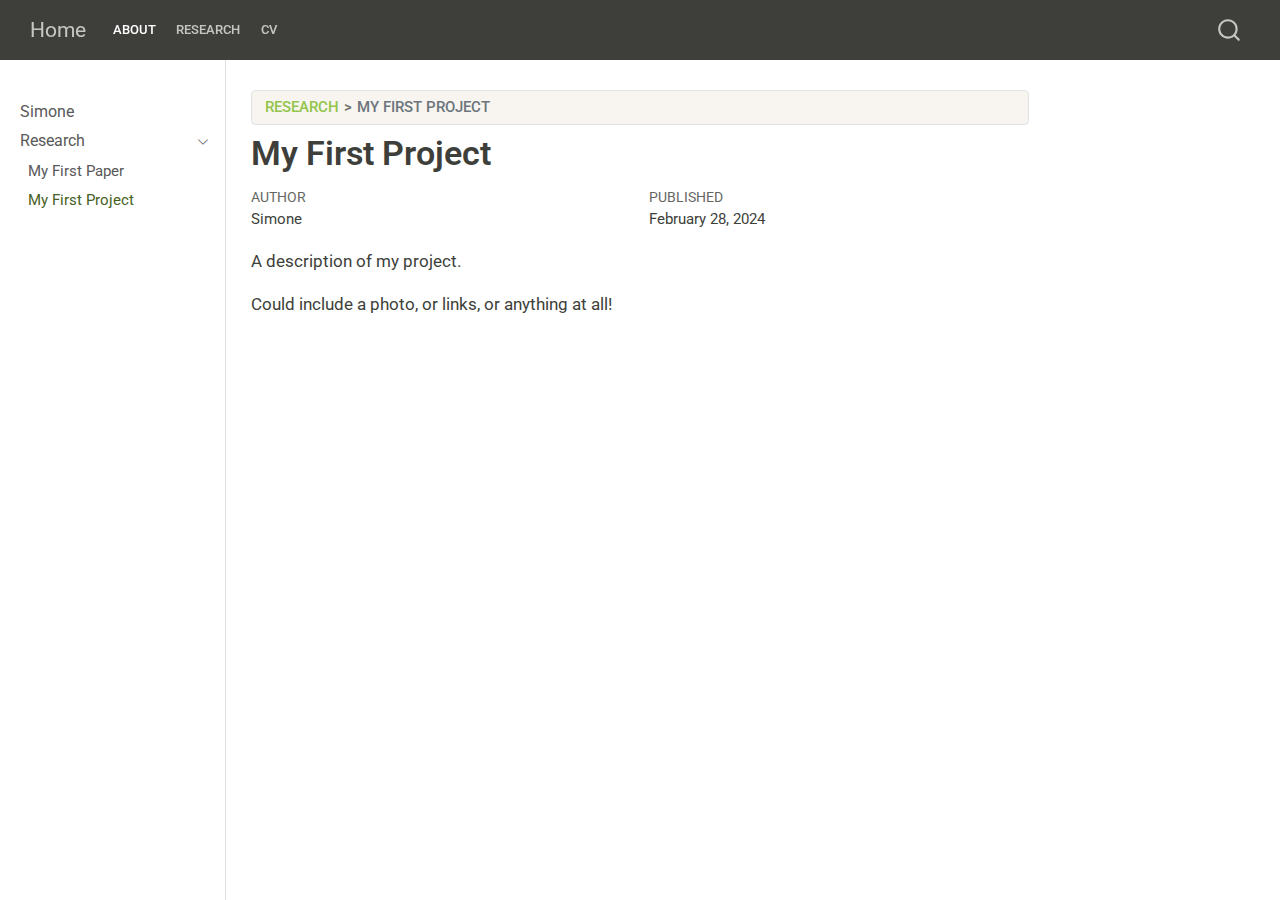
<file: docs/research/project-1.html>
<!DOCTYPE html>
<html xmlns="http://www.w3.org/1999/xhtml" lang="en" xml:lang="en"><head>

<meta charset="utf-8">
<meta name="generator" content="quarto-1.4.513">

<meta name="viewport" content="width=device-width, initial-scale=1.0, user-scalable=yes">

<meta name="author" content="Simone">
<meta name="dcterms.date" content="2024-02-28">

<title>Home - My First Project</title>
<style>
code{white-space: pre-wrap;}
span.smallcaps{font-variant: small-caps;}
div.columns{display: flex; gap: min(4vw, 1.5em);}
div.column{flex: auto; overflow-x: auto;}
div.hanging-indent{margin-left: 1.5em; text-indent: -1.5em;}
ul.task-list{list-style: none;}
ul.task-list li input[type="checkbox"] {
  width: 0.8em;
  margin: 0 0.8em 0.2em -1em; /* quarto-specific, see https://github.com/quarto-dev/quarto-cli/issues/4556 */ 
  vertical-align: middle;
}
</style>


<script src="../site_libs/quarto-nav/quarto-nav.js"></script>
<script src="../site_libs/quarto-nav/headroom.min.js"></script>
<script src="../site_libs/clipboard/clipboard.min.js"></script>
<script src="../site_libs/quarto-search/autocomplete.umd.js"></script>
<script src="../site_libs/quarto-search/fuse.min.js"></script>
<script src="../site_libs/quarto-search/quarto-search.js"></script>
<meta name="quarto:offset" content="../">
<script src="../site_libs/quarto-html/quarto.js"></script>
<script src="../site_libs/quarto-html/popper.min.js"></script>
<script src="../site_libs/quarto-html/tippy.umd.min.js"></script>
<script src="../site_libs/quarto-html/anchor.min.js"></script>
<link href="../site_libs/quarto-html/tippy.css" rel="stylesheet">
<link href="../site_libs/quarto-html/quarto-syntax-highlighting.css" rel="stylesheet" id="quarto-text-highlighting-styles">
<script src="../site_libs/bootstrap/bootstrap.min.js"></script>
<link href="../site_libs/bootstrap/bootstrap-icons.css" rel="stylesheet">
<link href="../site_libs/bootstrap/bootstrap.min.css" rel="stylesheet" id="quarto-bootstrap" data-mode="light">
<script id="quarto-search-options" type="application/json">{
  "location": "navbar",
  "copy-button": false,
  "collapse-after": 3,
  "panel-placement": "end",
  "type": "overlay",
  "limit": 50,
  "keyboard-shortcut": [
    "f",
    "/",
    "s"
  ],
  "show-item-context": false,
  "language": {
    "search-no-results-text": "No results",
    "search-matching-documents-text": "matching documents",
    "search-copy-link-title": "Copy link to search",
    "search-hide-matches-text": "Hide additional matches",
    "search-more-match-text": "more match in this document",
    "search-more-matches-text": "more matches in this document",
    "search-clear-button-title": "Clear",
    "search-detached-cancel-button-title": "Cancel",
    "search-submit-button-title": "Submit",
    "search-label": "Search"
  }
}</script>


<link rel="stylesheet" href="../styles.css">
</head>

<body class="nav-sidebar docked nav-fixed">

<div id="quarto-search-results"></div>
  <header id="quarto-header" class="headroom fixed-top">
    <nav class="navbar navbar-expand-lg " data-bs-theme="dark">
      <div class="navbar-container container-fluid">
      <div class="navbar-brand-container mx-auto">
    <a class="navbar-brand" href="../index.html">
    <span class="navbar-title">Home</span>
    </a>
  </div>
            <div id="quarto-search" class="" title="Search"></div>
          <button class="navbar-toggler" type="button" data-bs-toggle="collapse" data-bs-target="#navbarCollapse" aria-controls="navbarCollapse" aria-expanded="false" aria-label="Toggle navigation" onclick="if (window.quartoToggleHeadroom) { window.quartoToggleHeadroom(); }">
  <span class="navbar-toggler-icon"></span>
</button>
          <div class="collapse navbar-collapse" id="navbarCollapse">
            <ul class="navbar-nav navbar-nav-scroll me-auto">
  <li class="nav-item">
    <a class="nav-link active" href="../about.html" aria-current="page"> 
<span class="menu-text">About</span></a>
  </li>  
  <li class="nav-item">
    <a class="nav-link" href="../research/index.html"> 
<span class="menu-text">Research</span></a>
  </li>  
  <li class="nav-item">
    <a class="nav-link" href="../cv.pdf"> 
<span class="menu-text">CV</span></a>
  </li>  
</ul>
          </div> <!-- /navcollapse -->
          <div class="quarto-navbar-tools">
</div>
      </div> <!-- /container-fluid -->
    </nav>
  <nav class="quarto-secondary-nav">
    <div class="container-fluid d-flex">
      <button type="button" class="quarto-btn-toggle btn" data-bs-toggle="collapse" data-bs-target=".quarto-sidebar-collapse-item" aria-controls="quarto-sidebar" aria-expanded="false" aria-label="Toggle sidebar navigation" onclick="if (window.quartoToggleHeadroom) { window.quartoToggleHeadroom(); }">
        <i class="bi bi-layout-text-sidebar-reverse"></i>
      </button>
        <nav class="quarto-page-breadcrumbs" aria-label="breadcrumb"><ol class="breadcrumb"><li class="breadcrumb-item"><a href="../research/index.html">Research</a></li><li class="breadcrumb-item"><a href="../research/project-1.html">My First Project</a></li></ol></nav>
        <a class="flex-grow-1" role="button" data-bs-toggle="collapse" data-bs-target=".quarto-sidebar-collapse-item" aria-controls="quarto-sidebar" aria-expanded="false" aria-label="Toggle sidebar navigation" onclick="if (window.quartoToggleHeadroom) { window.quartoToggleHeadroom(); }">      
        </a>
    </div>
  </nav>
</header>
<!-- content -->
<div id="quarto-content" class="quarto-container page-columns page-rows-contents page-layout-article page-navbar">
<!-- sidebar -->
  <nav id="quarto-sidebar" class="sidebar collapse collapse-horizontal quarto-sidebar-collapse-item sidebar-navigation docked overflow-auto">
    <div class="sidebar-menu-container"> 
    <ul class="list-unstyled mt-1">
        <li class="sidebar-item">
  <div class="sidebar-item-container"> 
  <a href="../about.html" class="sidebar-item-text sidebar-link">
 <span class="menu-text">Simone</span></a>
  </div>
</li>
        <li class="sidebar-item sidebar-item-section">
      <div class="sidebar-item-container"> 
            <a href="../research/index.html" class="sidebar-item-text sidebar-link">
 <span class="menu-text">Research</span></a>
          <a class="sidebar-item-toggle text-start" data-bs-toggle="collapse" data-bs-target="#quarto-sidebar-section-1" aria-expanded="true" aria-label="Toggle section">
            <i class="bi bi-chevron-right ms-2"></i>
          </a> 
      </div>
      <ul id="quarto-sidebar-section-1" class="collapse list-unstyled sidebar-section depth1 show">  
          <li class="sidebar-item">
  <div class="sidebar-item-container"> 
  <a href="../research/paper-1.html" class="sidebar-item-text sidebar-link">
 <span class="menu-text">My First Paper</span></a>
  </div>
</li>
          <li class="sidebar-item">
  <div class="sidebar-item-container"> 
  <a href="../research/project-1.html" class="sidebar-item-text sidebar-link active">
 <span class="menu-text">My First Project</span></a>
  </div>
</li>
      </ul>
  </li>
    </ul>
    </div>
</nav>
<div id="quarto-sidebar-glass" class="quarto-sidebar-collapse-item" data-bs-toggle="collapse" data-bs-target=".quarto-sidebar-collapse-item"></div>
<!-- margin-sidebar -->
    <div id="quarto-margin-sidebar" class="sidebar margin-sidebar">
        
    </div>
<!-- main -->
<main class="content" id="quarto-document-content">

<header id="title-block-header" class="quarto-title-block default"><nav class="quarto-page-breadcrumbs quarto-title-breadcrumbs d-none d-lg-block" aria-label="breadcrumb"><ol class="breadcrumb"><li class="breadcrumb-item"><a href="../research/index.html">Research</a></li><li class="breadcrumb-item"><a href="../research/project-1.html">My First Project</a></li></ol></nav>
<div class="quarto-title">
<h1 class="title">My First Project</h1>
</div>



<div class="quarto-title-meta">

    <div>
    <div class="quarto-title-meta-heading">Author</div>
    <div class="quarto-title-meta-contents">
             <p>Simone </p>
          </div>
  </div>
    
    <div>
    <div class="quarto-title-meta-heading">Published</div>
    <div class="quarto-title-meta-contents">
      <p class="date">February 28, 2024</p>
    </div>
  </div>
  
    
  </div>
  


</header>


<p>A description of my project.</p>
<p>Could include a photo, or links, or anything at all!</p>



</main> <!-- /main -->
<script id="quarto-html-after-body" type="application/javascript">
window.document.addEventListener("DOMContentLoaded", function (event) {
  const toggleBodyColorMode = (bsSheetEl) => {
    const mode = bsSheetEl.getAttribute("data-mode");
    const bodyEl = window.document.querySelector("body");
    if (mode === "dark") {
      bodyEl.classList.add("quarto-dark");
      bodyEl.classList.remove("quarto-light");
    } else {
      bodyEl.classList.add("quarto-light");
      bodyEl.classList.remove("quarto-dark");
    }
  }
  const toggleBodyColorPrimary = () => {
    const bsSheetEl = window.document.querySelector("link#quarto-bootstrap");
    if (bsSheetEl) {
      toggleBodyColorMode(bsSheetEl);
    }
  }
  toggleBodyColorPrimary();  
  const icon = "";
  const anchorJS = new window.AnchorJS();
  anchorJS.options = {
    placement: 'right',
    icon: icon
  };
  anchorJS.add('.anchored');
  const isCodeAnnotation = (el) => {
    for (const clz of el.classList) {
      if (clz.startsWith('code-annotation-')) {                     
        return true;
      }
    }
    return false;
  }
  const clipboard = new window.ClipboardJS('.code-copy-button', {
    text: function(trigger) {
      const codeEl = trigger.previousElementSibling.cloneNode(true);
      for (const childEl of codeEl.children) {
        if (isCodeAnnotation(childEl)) {
          childEl.remove();
        }
      }
      return codeEl.innerText;
    }
  });
  clipboard.on('success', function(e) {
    // button target
    const button = e.trigger;
    // don't keep focus
    button.blur();
    // flash "checked"
    button.classList.add('code-copy-button-checked');
    var currentTitle = button.getAttribute("title");
    button.setAttribute("title", "Copied!");
    let tooltip;
    if (window.bootstrap) {
      button.setAttribute("data-bs-toggle", "tooltip");
      button.setAttribute("data-bs-placement", "left");
      button.setAttribute("data-bs-title", "Copied!");
      tooltip = new bootstrap.Tooltip(button, 
        { trigger: "manual", 
          customClass: "code-copy-button-tooltip",
          offset: [0, -8]});
      tooltip.show();    
    }
    setTimeout(function() {
      if (tooltip) {
        tooltip.hide();
        button.removeAttribute("data-bs-title");
        button.removeAttribute("data-bs-toggle");
        button.removeAttribute("data-bs-placement");
      }
      button.setAttribute("title", currentTitle);
      button.classList.remove('code-copy-button-checked');
    }, 1000);
    // clear code selection
    e.clearSelection();
  });
  function tippyHover(el, contentFn, onTriggerFn, onUntriggerFn) {
    const config = {
      allowHTML: true,
      maxWidth: 500,
      delay: 100,
      arrow: false,
      appendTo: function(el) {
          return el.parentElement;
      },
      interactive: true,
      interactiveBorder: 10,
      theme: 'quarto',
      placement: 'bottom-start',
    };
    if (contentFn) {
      config.content = contentFn;
    }
    if (onTriggerFn) {
      config.onTrigger = onTriggerFn;
    }
    if (onUntriggerFn) {
      config.onUntrigger = onUntriggerFn;
    }
    window.tippy(el, config); 
  }
  const noterefs = window.document.querySelectorAll('a[role="doc-noteref"]');
  for (var i=0; i<noterefs.length; i++) {
    const ref = noterefs[i];
    tippyHover(ref, function() {
      // use id or data attribute instead here
      let href = ref.getAttribute('data-footnote-href') || ref.getAttribute('href');
      try { href = new URL(href).hash; } catch {}
      const id = href.replace(/^#\/?/, "");
      const note = window.document.getElementById(id);
      return note.innerHTML;
    });
  }
  const xrefs = window.document.querySelectorAll('a.quarto-xref');
  const processXRef = (id, note) => {
    // Strip column container classes
    const stripColumnClz = (el) => {
      el.classList.remove("page-full", "page-columns");
      if (el.children) {
        for (const child of el.children) {
          stripColumnClz(child);
        }
      }
    }
    stripColumnClz(note)
    const typesetMath = (el) => {
      if (window.MathJax) {
        // MathJax Typeset
        window.MathJax.typeset([el]);
      } else if (window.katex) {
        // KaTeX Render
        var mathElements = el.getElementsByClassName("math");
        var macros = [];
        for (var i = 0; i < mathElements.length; i++) {
          var texText = mathElements[i].firstChild;
          if (mathElements[i].tagName == "SPAN") {
            window.katex.render(texText.data, mathElements[i], {
              displayMode: mathElements[i].classList.contains('display'),
              throwOnError: false,
              macros: macros,
              fleqn: false
            });
          }
        }
      }
    }
    if (id === null || id.startsWith('sec-')) {
      // Special case sections, only their first couple elements
      const container = document.createElement("div");
      if (note.children && note.children.length > 2) {
        container.appendChild(note.children[0].cloneNode(true));
        for (let i = 1; i < note.children.length; i++) {
          const child = note.children[i];
          if (child.tagName === "P" && child.innerText === "") {
            continue;
          } else {
            container.appendChild(child.cloneNode(true));
            break;
          }
        }
        typesetMath(container);
        return container.innerHTML
      } else {
        typesetMath(note);
        return note.innerHTML;
      }
    } else {
      // Remove any anchor links if they are present
      const anchorLink = note.querySelector('a.anchorjs-link');
      if (anchorLink) {
        anchorLink.remove();
      }
      typesetMath(note);
      return note.innerHTML;
    }
  }
  for (var i=0; i<xrefs.length; i++) {
    const xref = xrefs[i];
    tippyHover(xref, undefined, function(instance) {
      instance.disable();
      let url = xref.getAttribute('href');
      let hash = undefined; 
      if (url.startsWith('#')) {
        hash = url;
      } else {
        try { hash = new URL(url).hash; } catch {}
      }
      if (hash) {
        const id = hash.replace(/^#\/?/, "");
        const note = window.document.getElementById(id);
        if (note !== null) {
          try {
            const html = processXRef(id, note.cloneNode(true));
            instance.setContent(html);
          } finally {
            instance.enable();
            instance.show();
          }
        } else {
          // See if we can fetch this
          fetch(url.split('#')[0])
          .then(res => res.text())
          .then(html => {
            const parser = new DOMParser();
            const htmlDoc = parser.parseFromString(html, "text/html");
            const note = htmlDoc.getElementById(id);
            if (note !== null) {
              const html = processXRef(id, note);
              instance.setContent(html);
            } 
          }).finally(() => {
            instance.enable();
            instance.show();
          });
        }
      } else {
        // See if we can fetch a full url (with no hash to target)
        // This is a special case and we should probably do some content thinning / targeting
        fetch(url)
        .then(res => res.text())
        .then(html => {
          const parser = new DOMParser();
          const htmlDoc = parser.parseFromString(html, "text/html");
          const note = htmlDoc.querySelector('main.content');
          if (note !== null) {
            // This should only happen for chapter cross references
            // (since there is no id in the URL)
            // remove the first header
            if (note.children.length > 0 && note.children[0].tagName === "HEADER") {
              note.children[0].remove();
            }
            const html = processXRef(null, note);
            instance.setContent(html);
          } 
        }).finally(() => {
          instance.enable();
          instance.show();
        });
      }
    }, function(instance) {
    });
  }
      let selectedAnnoteEl;
      const selectorForAnnotation = ( cell, annotation) => {
        let cellAttr = 'data-code-cell="' + cell + '"';
        let lineAttr = 'data-code-annotation="' +  annotation + '"';
        const selector = 'span[' + cellAttr + '][' + lineAttr + ']';
        return selector;
      }
      const selectCodeLines = (annoteEl) => {
        const doc = window.document;
        const targetCell = annoteEl.getAttribute("data-target-cell");
        const targetAnnotation = annoteEl.getAttribute("data-target-annotation");
        const annoteSpan = window.document.querySelector(selectorForAnnotation(targetCell, targetAnnotation));
        const lines = annoteSpan.getAttribute("data-code-lines").split(",");
        const lineIds = lines.map((line) => {
          return targetCell + "-" + line;
        })
        let top = null;
        let height = null;
        let parent = null;
        if (lineIds.length > 0) {
            //compute the position of the single el (top and bottom and make a div)
            const el = window.document.getElementById(lineIds[0]);
            top = el.offsetTop;
            height = el.offsetHeight;
            parent = el.parentElement.parentElement;
          if (lineIds.length > 1) {
            const lastEl = window.document.getElementById(lineIds[lineIds.length - 1]);
            const bottom = lastEl.offsetTop + lastEl.offsetHeight;
            height = bottom - top;
          }
          if (top !== null && height !== null && parent !== null) {
            // cook up a div (if necessary) and position it 
            let div = window.document.getElementById("code-annotation-line-highlight");
            if (div === null) {
              div = window.document.createElement("div");
              div.setAttribute("id", "code-annotation-line-highlight");
              div.style.position = 'absolute';
              parent.appendChild(div);
            }
            div.style.top = top - 2 + "px";
            div.style.height = height + 4 + "px";
            div.style.left = 0;
            let gutterDiv = window.document.getElementById("code-annotation-line-highlight-gutter");
            if (gutterDiv === null) {
              gutterDiv = window.document.createElement("div");
              gutterDiv.setAttribute("id", "code-annotation-line-highlight-gutter");
              gutterDiv.style.position = 'absolute';
              const codeCell = window.document.getElementById(targetCell);
              const gutter = codeCell.querySelector('.code-annotation-gutter');
              gutter.appendChild(gutterDiv);
            }
            gutterDiv.style.top = top - 2 + "px";
            gutterDiv.style.height = height + 4 + "px";
          }
          selectedAnnoteEl = annoteEl;
        }
      };
      const unselectCodeLines = () => {
        const elementsIds = ["code-annotation-line-highlight", "code-annotation-line-highlight-gutter"];
        elementsIds.forEach((elId) => {
          const div = window.document.getElementById(elId);
          if (div) {
            div.remove();
          }
        });
        selectedAnnoteEl = undefined;
      };
        // Handle positioning of the toggle
    window.addEventListener(
      "resize",
      throttle(() => {
        elRect = undefined;
        if (selectedAnnoteEl) {
          selectCodeLines(selectedAnnoteEl);
        }
      }, 10)
    );
    function throttle(fn, ms) {
    let throttle = false;
    let timer;
      return (...args) => {
        if(!throttle) { // first call gets through
            fn.apply(this, args);
            throttle = true;
        } else { // all the others get throttled
            if(timer) clearTimeout(timer); // cancel #2
            timer = setTimeout(() => {
              fn.apply(this, args);
              timer = throttle = false;
            }, ms);
        }
      };
    }
      // Attach click handler to the DT
      const annoteDls = window.document.querySelectorAll('dt[data-target-cell]');
      for (const annoteDlNode of annoteDls) {
        annoteDlNode.addEventListener('click', (event) => {
          const clickedEl = event.target;
          if (clickedEl !== selectedAnnoteEl) {
            unselectCodeLines();
            const activeEl = window.document.querySelector('dt[data-target-cell].code-annotation-active');
            if (activeEl) {
              activeEl.classList.remove('code-annotation-active');
            }
            selectCodeLines(clickedEl);
            clickedEl.classList.add('code-annotation-active');
          } else {
            // Unselect the line
            unselectCodeLines();
            clickedEl.classList.remove('code-annotation-active');
          }
        });
      }
  const findCites = (el) => {
    const parentEl = el.parentElement;
    if (parentEl) {
      const cites = parentEl.dataset.cites;
      if (cites) {
        return {
          el,
          cites: cites.split(' ')
        };
      } else {
        return findCites(el.parentElement)
      }
    } else {
      return undefined;
    }
  };
  var bibliorefs = window.document.querySelectorAll('a[role="doc-biblioref"]');
  for (var i=0; i<bibliorefs.length; i++) {
    const ref = bibliorefs[i];
    const citeInfo = findCites(ref);
    if (citeInfo) {
      tippyHover(citeInfo.el, function() {
        var popup = window.document.createElement('div');
        citeInfo.cites.forEach(function(cite) {
          var citeDiv = window.document.createElement('div');
          citeDiv.classList.add('hanging-indent');
          citeDiv.classList.add('csl-entry');
          var biblioDiv = window.document.getElementById('ref-' + cite);
          if (biblioDiv) {
            citeDiv.innerHTML = biblioDiv.innerHTML;
          }
          popup.appendChild(citeDiv);
        });
        return popup.innerHTML;
      });
    }
  }
});
</script>
</div> <!-- /content -->




</body></html>
</file>
<file: docs/site_libs/quarto-html/tippy.css>
.tippy-box[data-animation=fade][data-state=hidden]{opacity:0}[data-tippy-root]{max-width:calc(100vw - 10px)}.tippy-box{position:relative;background-color:#333;color:#fff;border-radius:4px;font-size:14px;line-height:1.4;white-space:normal;outline:0;transition-property:transform,visibility,opacity}.tippy-box[data-placement^=top]>.tippy-arrow{bottom:0}.tippy-box[data-placement^=top]>.tippy-arrow:before{bottom:-7px;left:0;border-width:8px 8px 0;border-top-color:initial;transform-origin:center top}.tippy-box[data-placement^=bottom]>.tippy-arrow{top:0}.tippy-box[data-placement^=bottom]>.tippy-arrow:before{top:-7px;left:0;border-width:0 8px 8px;border-bottom-color:initial;transform-origin:center bottom}.tippy-box[data-placement^=left]>.tippy-arrow{right:0}.tippy-box[data-placement^=left]>.tippy-arrow:before{border-width:8px 0 8px 8px;border-left-color:initial;right:-7px;transform-origin:center left}.tippy-box[data-placement^=right]>.tippy-arrow{left:0}.tippy-box[data-placement^=right]>.tippy-arrow:before{left:-7px;border-width:8px 8px 8px 0;border-right-color:initial;transform-origin:center right}.tippy-box[data-inertia][data-state=visible]{transition-timing-function:cubic-bezier(.54,1.5,.38,1.11)}.tippy-arrow{width:16px;height:16px;color:#333}.tippy-arrow:before{content:"";position:absolute;border-color:transparent;border-style:solid}.tippy-content{position:relative;padding:5px 9px;z-index:1}
</file>
<file: docs/site_libs/quarto-html/quarto-syntax-highlighting.css>
/* quarto syntax highlight colors */
:root {
  --quarto-hl-ot-color: #003B4F;
  --quarto-hl-at-color: #657422;
  --quarto-hl-ss-color: #20794D;
  --quarto-hl-an-color: #5E5E5E;
  --quarto-hl-fu-color: #4758AB;
  --quarto-hl-st-color: #20794D;
  --quarto-hl-cf-color: #003B4F;
  --quarto-hl-op-color: #5E5E5E;
  --quarto-hl-er-color: #AD0000;
  --quarto-hl-bn-color: #AD0000;
  --quarto-hl-al-color: #AD0000;
  --quarto-hl-va-color: #111111;
  --quarto-hl-bu-color: inherit;
  --quarto-hl-ex-color: inherit;
  --quarto-hl-pp-color: #AD0000;
  --quarto-hl-in-color: #5E5E5E;
  --quarto-hl-vs-color: #20794D;
  --quarto-hl-wa-color: #5E5E5E;
  --quarto-hl-do-color: #5E5E5E;
  --quarto-hl-im-color: #00769E;
  --quarto-hl-ch-color: #20794D;
  --quarto-hl-dt-color: #AD0000;
  --quarto-hl-fl-color: #AD0000;
  --quarto-hl-co-color: #5E5E5E;
  --quarto-hl-cv-color: #5E5E5E;
  --quarto-hl-cn-color: #8f5902;
  --quarto-hl-sc-color: #5E5E5E;
  --quarto-hl-dv-color: #AD0000;
  --quarto-hl-kw-color: #003B4F;
}

/* other quarto variables */
:root {
  --quarto-font-monospace: SFMono-Regular, Menlo, Monaco, Consolas, "Liberation Mono", "Courier New", monospace;
}

pre > code.sourceCode > span {
  color: #003B4F;
}

code span {
  color: #003B4F;
}

code.sourceCode > span {
  color: #003B4F;
}

div.sourceCode,
div.sourceCode pre.sourceCode {
  color: #003B4F;
}

code span.ot {
  color: #003B4F;
  font-style: inherit;
}

code span.at {
  color: #657422;
  font-style: inherit;
}

code span.ss {
  color: #20794D;
  font-style: inherit;
}

code span.an {
  color: #5E5E5E;
  font-style: inherit;
}

code span.fu {
  color: #4758AB;
  font-style: inherit;
}

code span.st {
  color: #20794D;
  font-style: inherit;
}

code span.cf {
  color: #003B4F;
  font-style: inherit;
}

code span.op {
  color: #5E5E5E;
  font-style: inherit;
}

code span.er {
  color: #AD0000;
  font-style: inherit;
}

code span.bn {
  color: #AD0000;
  font-style: inherit;
}

code span.al {
  color: #AD0000;
  font-style: inherit;
}

code span.va {
  color: #111111;
  font-style: inherit;
}

code span.bu {
  font-style: inherit;
}

code span.ex {
  font-style: inherit;
}

code span.pp {
  color: #AD0000;
  font-style: inherit;
}

code span.in {
  color: #5E5E5E;
  font-style: inherit;
}

code span.vs {
  color: #20794D;
  font-style: inherit;
}

code span.wa {
  color: #5E5E5E;
  font-style: italic;
}

code span.do {
  color: #5E5E5E;
  font-style: italic;
}

code span.im {
  color: #00769E;
  font-style: inherit;
}

code span.ch {
  color: #20794D;
  font-style: inherit;
}

code span.dt {
  color: #AD0000;
  font-style: inherit;
}

code span.fl {
  color: #AD0000;
  font-style: inherit;
}

code span.co {
  color: #5E5E5E;
  font-style: inherit;
}

code span.cv {
  color: #5E5E5E;
  font-style: italic;
}

code span.cn {
  color: #8f5902;
  font-style: inherit;
}

code span.sc {
  color: #5E5E5E;
  font-style: inherit;
}

code span.dv {
  color: #AD0000;
  font-style: inherit;
}

code span.kw {
  color: #003B4F;
  font-style: inherit;
}

.prevent-inlining {
  content: "</";
}

/*# sourceMappingURL=debc5d5d77c3f9108843748ff7464032.css.map */
</file>
<file: docs/styles.css>
/* css styles */
</file>
